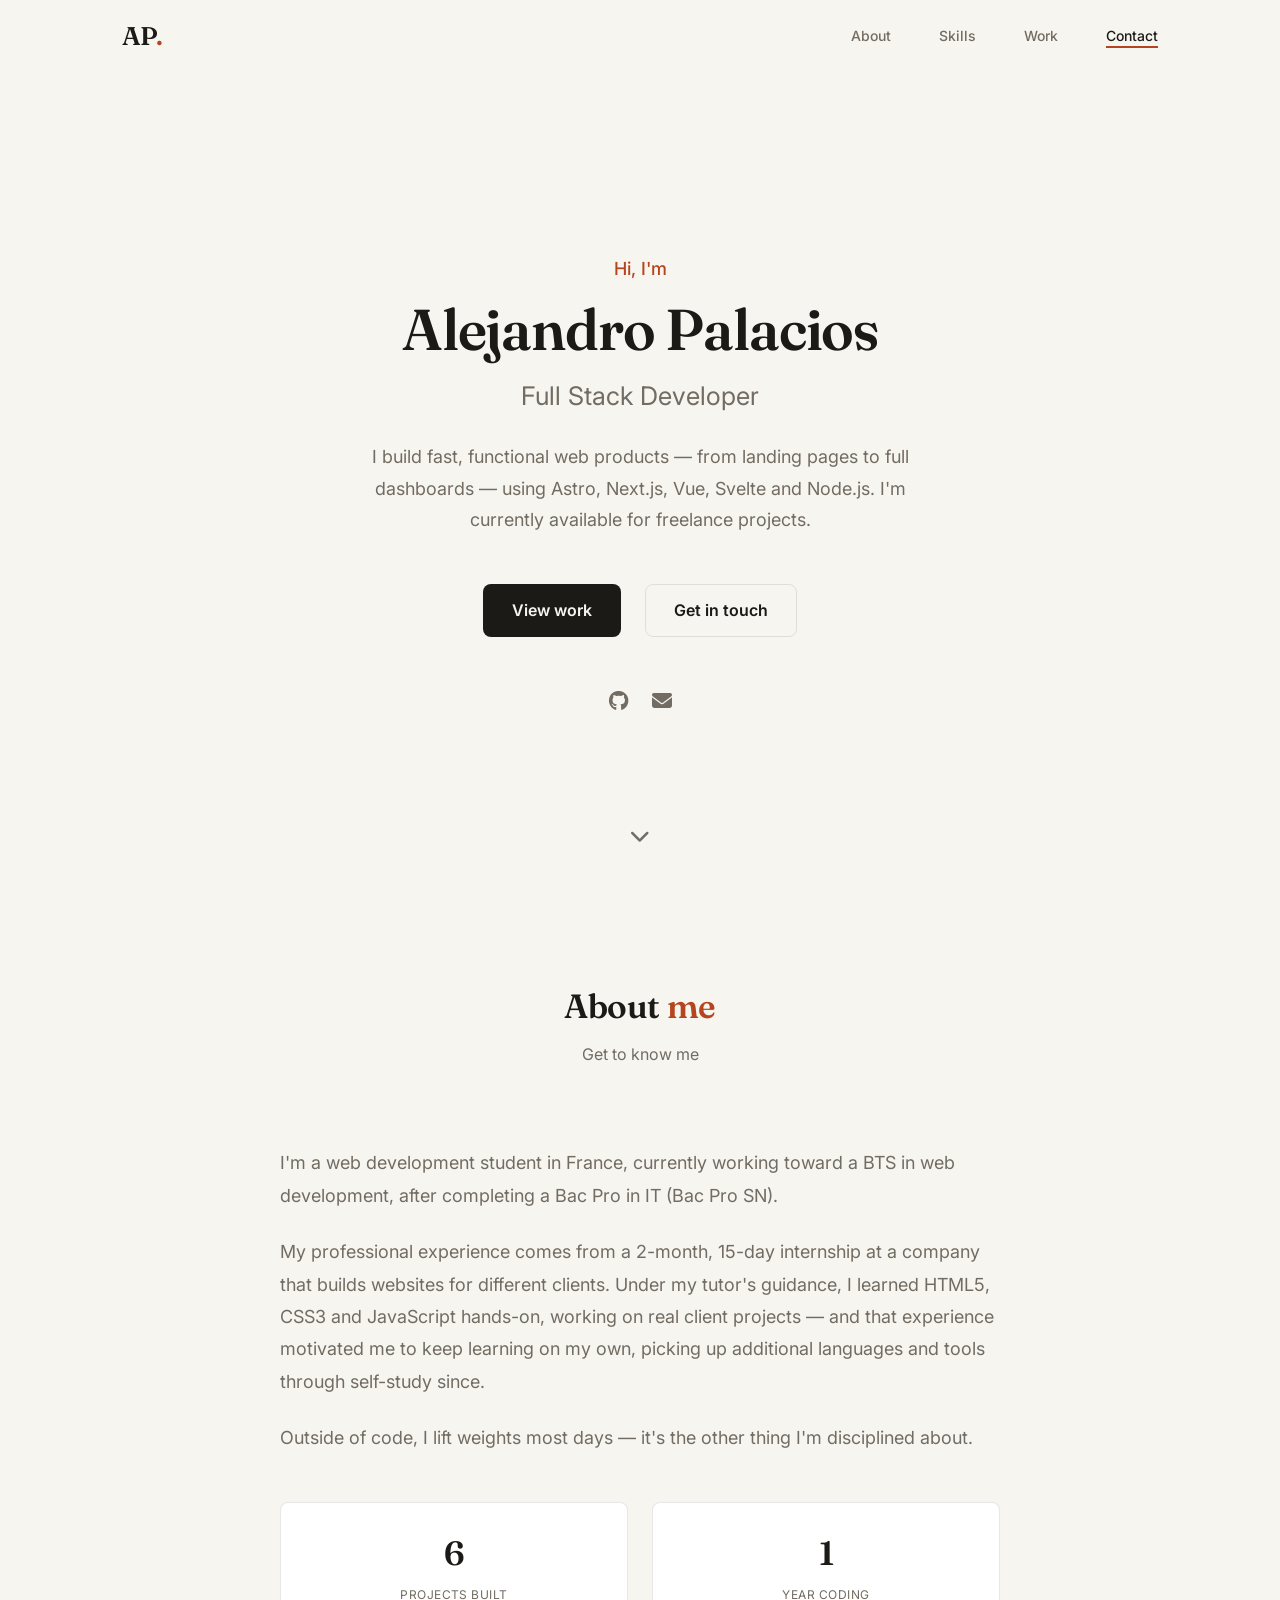
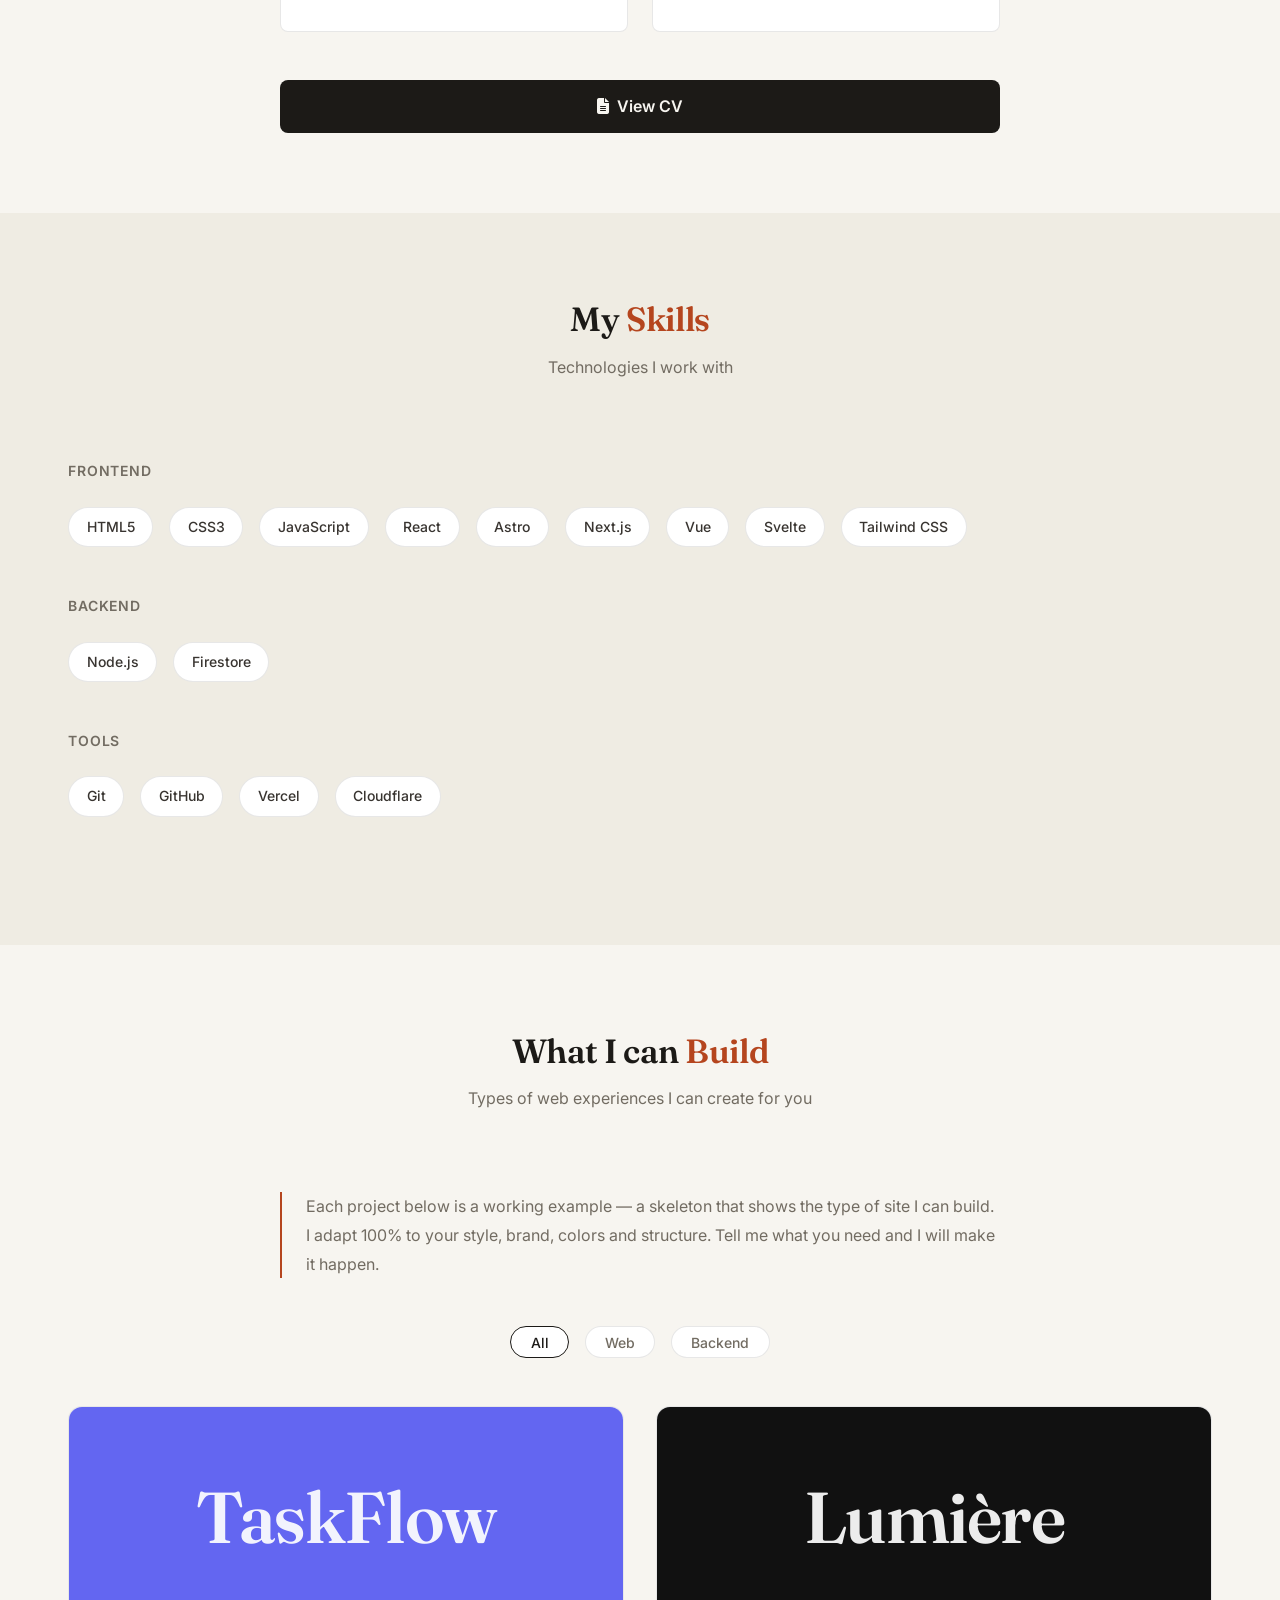
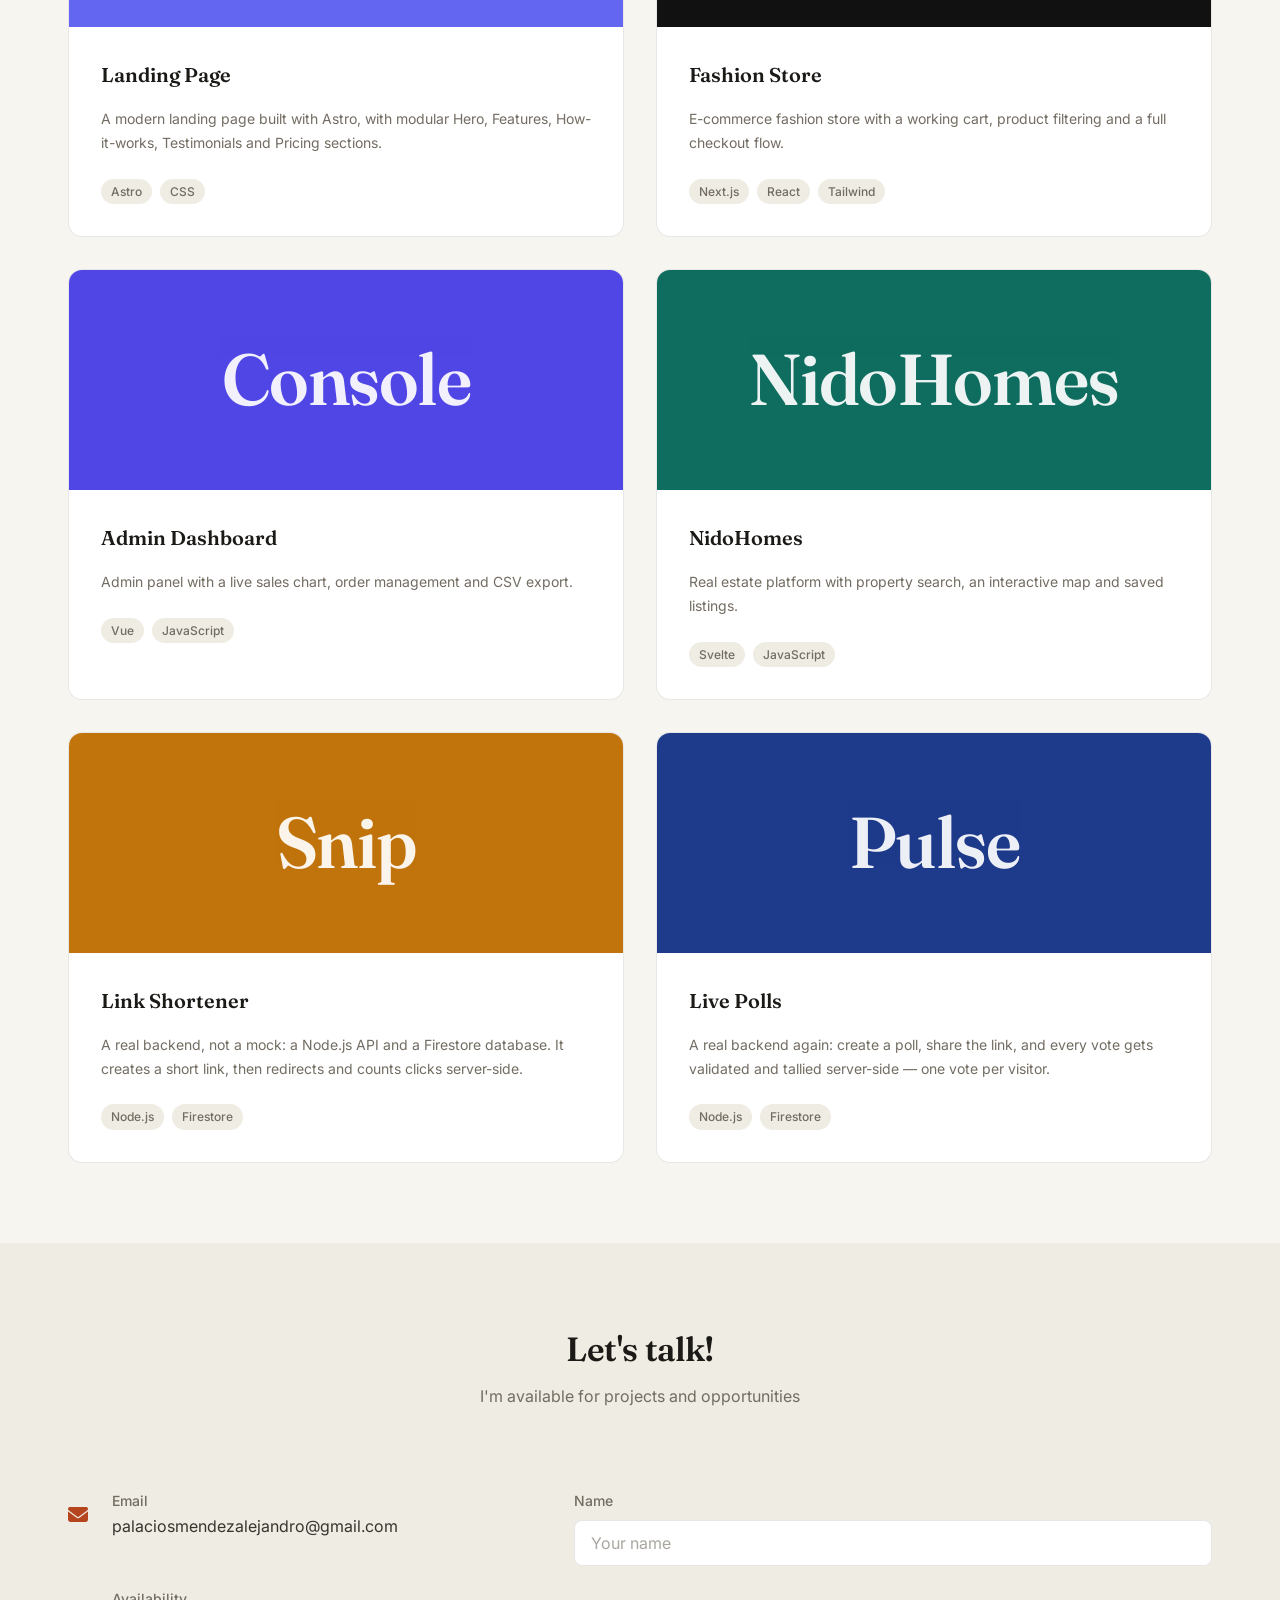
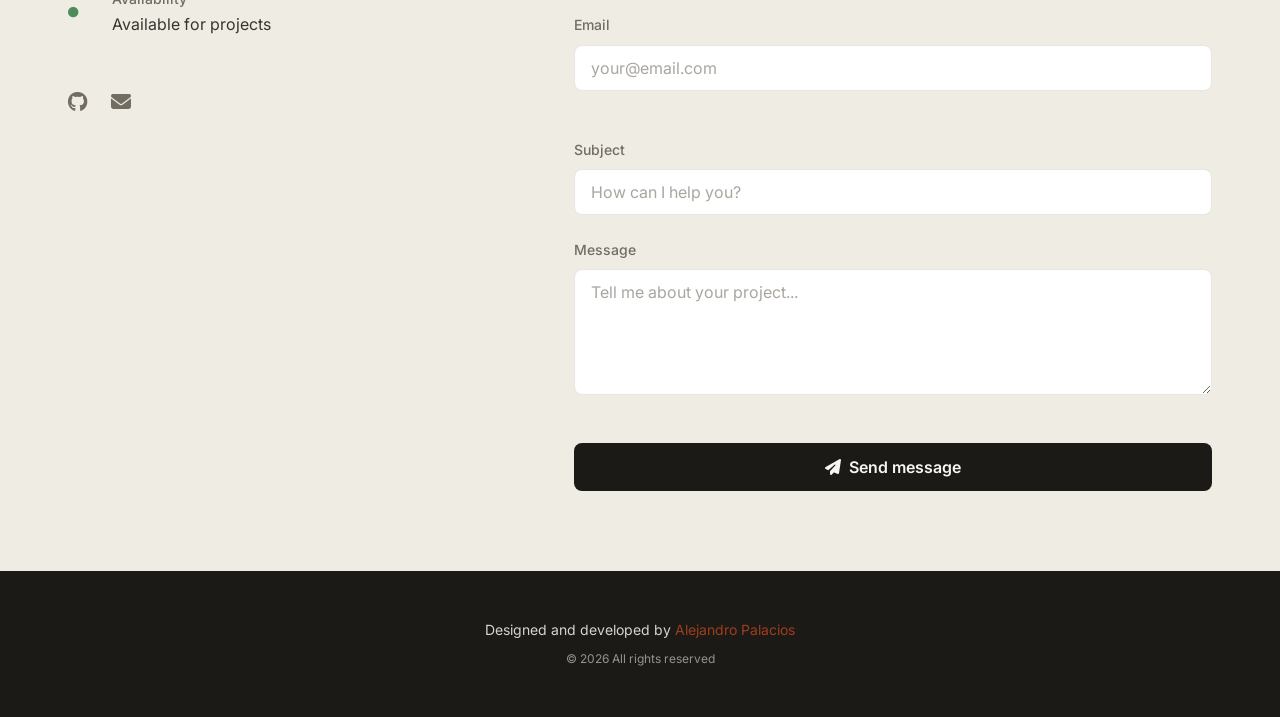
<file: index.html>
<!DOCTYPE html>
<html lang="en">
<head>
    <meta charset="UTF-8">
    <meta name="viewport" content="width=device-width, initial-scale=1.0">
    <meta name="description" content="Alejandro Palacios — full stack developer. Astro, Next.js, Vue, Svelte and Node.js, available for freelance projects.">
    <title>Alejandro Palacios | Full Stack Developer</title>

    <!-- Favicon: mismo wordmark "AP." de la barra de navegación -->
    <link rel="icon" type="image/svg+xml" href="favicon.svg">

    <!-- Open Graph / Twitter — tarjeta de vista previa al compartir el link. -->
    <meta property="og:type" content="website">
    <meta property="og:url" content="https://palaciosalejandro.com/">
    <meta property="og:title" content="Alejandro Palacios | Full Stack Developer">
    <meta property="og:description" content="Full stack developer working across Astro, Next.js, Vue, Svelte and Node.js. Available for freelance projects.">
    <meta property="og:image" content="https://palaciosalejandro.com/assets/images/og-image.png">
    <meta property="og:image:width" content="1200">
    <meta property="og:image:height" content="630">

    <meta name="twitter:card" content="summary_large_image">
    <meta name="twitter:title" content="Alejandro Palacios | Full Stack Developer">
    <meta name="twitter:description" content="Full stack developer working across Astro, Next.js, Vue, Svelte and Node.js. Available for freelance projects.">
    <meta name="twitter:image" content="https://palaciosalejandro.com/assets/images/og-image.png">

    <!-- Google Fonts: Fraunces (títulos, editorial) + Inter (texto) -->
    <link rel="preconnect" href="https://fonts.googleapis.com">
    <link rel="preconnect" href="https://fonts.gstatic.com" crossorigin>
    <link href="https://fonts.googleapis.com/css2?family=Fraunces:opsz,wght@9..144,500;9..144,600&family=Inter:wght@400;500;600;700&display=swap" rel="stylesheet">

    <!-- Font Awesome — solo para íconos utilitarios pequeños (redes, flechas) -->
    <link rel="stylesheet" href="https://cdnjs.cloudflare.com/ajax/libs/font-awesome/6.5.0/css/all.min.css">

    <!-- Hoja de estilos principal -->
    <link rel="stylesheet" href="css/style.css">
</head>
<body>

    <!-- ============================================================
         NAVEGACIÓN
         Fija en la parte superior. JS agrega .scrolled al bajar 50px.
    ============================================================ -->
    <nav class="navbar" id="navbar">
        <div class="nav-container">

            <!-- Logo: solo texto, sin marca/ícono -->
            <a href="#hero" class="nav-logo">AP<span class="accent">.</span></a>

            <ul class="nav-menu" id="navMenu">
                <li><a href="#about"    class="nav-link">About</a></li>
                <li><a href="#skills"   class="nav-link">Skills</a></li>
                <li><a href="#projects" class="nav-link">Work</a></li>
                <li><a href="#contact"  class="nav-link">Contact</a></li>
            </ul>

            <!-- Botón hamburguesa — visible solo en móvil -->
            <button class="hamburger" id="hamburger" aria-label="Open menu">
                <span class="bar"></span>
                <span class="bar"></span>
                <span class="bar"></span>
            </button>

        </div>
    </nav>


    <!-- ============================================================
         HERO — Primera pantalla
    ============================================================ -->
    <section id="hero" class="hero">
        <div class="hero-container">

            <p class="hero-greeting">Hi, I'm</p>

            <h1 class="hero-name">Alejandro Palacios</h1>

            <h2 class="hero-role">
                Full Stack Developer
            </h2>

            <p class="hero-description">
                I build fast, functional web products — from landing pages to full dashboards —
                using Astro, Next.js, Vue, Svelte and Node.js. I'm currently available for freelance projects.
            </p>

            <div class="hero-cta">
                <a href="#projects" class="btn btn-primary">View work</a>
                <a href="#contact"  class="btn btn-outline">Get in touch</a>
            </div>

            <div class="hero-socials">
                <a href="https://github.com/alejandrpalacios"                    class="social-link" aria-label="GitHub"   target="_blank" rel="noopener"><i class="fab fa-github"></i></a>
                <a href="mailto:palaciosmendezalejandro@gmail.com"               class="social-link" aria-label="Email"                                  ><i class="fas fa-envelope"></i></a>
            </div>

        </div>

        <a href="#about" class="scroll-indicator" aria-label="Next section">
            <i class="fas fa-chevron-down"></i>
        </a>
    </section>


    <!-- ============================================================
         SOBRE MÍ
    ============================================================ -->
    <section id="about" class="about section">
        <div class="container">

            <h2 class="section-title">
                About <span class="accent">me</span>
            </h2>
            <p class="section-subtitle">Get to know me</p>

            <div class="about-content about-no-photo reveal">

                <div class="about-text">
                    <p class="about-description">
                        I'm a web development student in France, currently working toward a BTS
                        in web development, after completing a Bac Pro in IT (Bac Pro SN).
                    </p>
                    <p class="about-description">
                        My professional experience comes from a 2-month, 15-day internship at a
                        company that builds websites for different clients. Under my tutor's
                        guidance, I learned HTML5, CSS3 and JavaScript hands-on, working on real
                        client projects — and that experience motivated me to keep learning on my own,
                        picking up additional languages and tools through self-study since.
                    </p>
                    <p class="about-description">
                        Outside of code, I lift weights most days — it's the other thing I'm
                        disciplined about.
                    </p>

                    <div class="about-stats">
                        <div class="stat-card">
                            <span class="stat-number">6</span>
                            <span class="stat-label">Projects built</span>
                        </div>
                        <div class="stat-card">
                            <span class="stat-number">1</span>
                            <span class="stat-label">Year coding</span>
                        </div>
                    </div>

                    <a href="cv-design-en.html" class="btn btn-primary btn-full">
                        <i class="fas fa-file-alt"></i>
                        <span>View CV</span>
                    </a>
                </div>

            </div>
        </div>
    </section>


    <!-- ============================================================
         SKILLS — Tecnologías y herramientas
         Lista tipográfica agrupada, sin grid de logos de colores.
    ============================================================ -->
    <section id="skills" class="skills section">
        <div class="container">

            <h2 class="section-title">
                My <span class="accent">Skills</span>
            </h2>
            <p class="section-subtitle">Technologies I work with</p>

            <div class="skills-group reveal">
                <h3 class="skills-group-title">Frontend</h3>
                <div class="skills-row">
                    <span class="skill-chip">HTML5</span>
                    <span class="skill-chip">CSS3</span>
                    <span class="skill-chip">JavaScript</span>
                    <span class="skill-chip">React</span>
                    <span class="skill-chip">Astro</span>
                    <span class="skill-chip">Next.js</span>
                    <span class="skill-chip">Vue</span>
                    <span class="skill-chip">Svelte</span>
                    <span class="skill-chip">Tailwind CSS</span>
                </div>
            </div>

            <div class="skills-group reveal">
                <h3 class="skills-group-title">Backend</h3>
                <div class="skills-row">
                    <span class="skill-chip">Node.js</span>
                    <span class="skill-chip">Firestore</span>
                </div>
            </div>

            <div class="skills-group reveal">
                <h3 class="skills-group-title">Tools</h3>
                <div class="skills-row">
                    <span class="skill-chip">Git</span>
                    <span class="skill-chip">GitHub</span>
                    <span class="skill-chip">Vercel</span>
                    <span class="skill-chip">Cloudflare</span>
                </div>
            </div>

        </div>
    </section>


    <!-- ============================================================
         PROYECTOS
         Vista previa tipográfica con el color real de cada marca,
         en vez de una captura de pantalla que se desactualiza.
    ============================================================ -->
    <section id="projects" class="projects section">
        <div class="container">

            <h2 class="section-title">
                What I can <span class="accent">Build</span>
            </h2>
            <p class="section-subtitle">Types of web experiences I can create for you</p>
            <p class="projects-intro">Each project below is a working example — a skeleton that shows the type of site I can build. I adapt 100% to your style, brand, colors and structure. Tell me what you need and I will make it happen.</p>

            <div class="project-filters">
                <button class="filter-btn active" data-filter="all">All</button>
                <button class="filter-btn"        data-filter="web">Web</button>
                <button class="filter-btn"        data-filter="backend">Backend</button>
            </div>

            <div class="projects-grid reveal" id="projectsGrid">

                <!-- PROYECTO 1 — Astro Landing Page -->
                <article class="project-card" data-category="web">
                    <div class="project-preview" style="--project-color:#6366f1;">
                        <span class="project-preview-mark">TaskFlow</span>
                        <div class="project-links">
                            <a href="/taskflow" class="project-link" target="_blank" rel="noopener" aria-label="View demo"><i class="fas fa-external-link-alt"></i></a>
                            <a href="https://github.com/alejandrpalacios/Personals-projects/tree/main/01-landing-astro" class="project-link" target="_blank" rel="noopener" aria-label="View code"><i class="fab fa-github"></i></a>
                        </div>
                    </div>
                    <div class="project-info">
                        <h3 class="project-title">Landing Page</h3>
                        <p class="project-description">
                            A modern landing page built with Astro, with modular Hero, Features, How-it-works, Testimonials and Pricing sections.
                        </p>
                        <ul class="project-tags">
                            <li class="tag">Astro</li>
                            <li class="tag">CSS</li>
                        </ul>
                    </div>
                </article>

                <!-- PROYECTO 2 — Next.js Fashion Store -->
                <article class="project-card" data-category="web">
                    <div class="project-preview" style="--project-color:#111111;">
                        <span class="project-preview-mark">Lumière</span>
                        <div class="project-links">
                            <a href="/lumiere" class="project-link" target="_blank" rel="noopener" aria-label="View demo"><i class="fas fa-external-link-alt"></i></a>
                            <a href="https://github.com/alejandrpalacios/Personals-projects/tree/main/02-tienda-nextjs" class="project-link" target="_blank" rel="noopener" aria-label="View code"><i class="fab fa-github"></i></a>
                        </div>
                    </div>
                    <div class="project-info">
                        <h3 class="project-title">Fashion Store</h3>
                        <p class="project-description">
                            E-commerce fashion store with a working cart, product filtering and a full checkout flow.
                        </p>
                        <ul class="project-tags">
                            <li class="tag">Next.js</li>
                            <li class="tag">React</li>
                            <li class="tag">Tailwind</li>
                        </ul>
                    </div>
                </article>

                <!-- PROYECTO 3 — Vue Admin Dashboard -->
                <article class="project-card" data-category="backend">
                    <div class="project-preview" style="--project-color:#5046e5;">
                        <span class="project-preview-mark">Console</span>
                        <div class="project-links">
                            <a href="/console" class="project-link" target="_blank" rel="noopener" aria-label="View demo"><i class="fas fa-external-link-alt"></i></a>
                            <a href="https://github.com/alejandrpalacios/Personals-projects/tree/main/03-dashboard-vue" class="project-link" target="_blank" rel="noopener" aria-label="View code"><i class="fab fa-github"></i></a>
                        </div>
                    </div>
                    <div class="project-info">
                        <h3 class="project-title">Admin Dashboard</h3>
                        <p class="project-description">
                            Admin panel with a live sales chart, order management and CSV export.
                        </p>
                        <ul class="project-tags">
                            <li class="tag">Vue</li>
                            <li class="tag">JavaScript</li>
                        </ul>
                    </div>
                </article>

                <!-- PROYECTO 4 — Svelte NidoHomes -->
                <article class="project-card" data-category="web">
                    <div class="project-preview" style="--project-color:#0f6d5f;">
                        <span class="project-preview-mark">NidoHomes</span>
                        <div class="project-links">
                            <a href="/nidohomes" class="project-link" target="_blank" rel="noopener" aria-label="View demo"><i class="fas fa-external-link-alt"></i></a>
                            <a href="https://github.com/alejandrpalacios/Personals-projects/tree/main/04-nidohomes-svelte" class="project-link" target="_blank" rel="noopener" aria-label="View code"><i class="fab fa-github"></i></a>
                        </div>
                    </div>
                    <div class="project-info">
                        <h3 class="project-title">NidoHomes</h3>
                        <p class="project-description">
                            Real estate platform with property search, an interactive map and saved listings.
                        </p>
                        <ul class="project-tags">
                            <li class="tag">Svelte</li>
                            <li class="tag">JavaScript</li>
                        </ul>
                    </div>
                </article>

                <!-- PROYECTO 5 — Snip (backend real) -->
                <article class="project-card" data-category="backend">
                    <div class="project-preview" style="--project-color:#c2740c;">
                        <span class="project-preview-mark">Snip</span>
                        <div class="project-links">
                            <a href="/snip" class="project-link" target="_blank" rel="noopener" aria-label="View demo"><i class="fas fa-external-link-alt"></i></a>
                            <a href="https://github.com/alejandrpalacios/Personals-projects/tree/main/05-snip-node" class="project-link" target="_blank" rel="noopener" aria-label="View code"><i class="fab fa-github"></i></a>
                        </div>
                    </div>
                    <div class="project-info">
                        <h3 class="project-title">Link Shortener</h3>
                        <p class="project-description">
                            A real backend, not a mock: a Node.js API and a Firestore database. It creates a short link, then redirects and counts clicks server-side.
                        </p>
                        <ul class="project-tags">
                            <li class="tag">Node.js</li>
                            <li class="tag">Firestore</li>
                        </ul>
                    </div>
                </article>

                <!-- PROYECTO 6 — Pulse (backend real) -->
                <article class="project-card" data-category="backend">
                    <div class="project-preview" style="--project-color:#1e3a8a;">
                        <span class="project-preview-mark">Pulse</span>
                        <div class="project-links">
                            <a href="/pulse" class="project-link" target="_blank" rel="noopener" aria-label="View demo"><i class="fas fa-external-link-alt"></i></a>
                            <a href="https://github.com/alejandrpalacios/Personals-projects/tree/main/06-polls-node" class="project-link" target="_blank" rel="noopener" aria-label="View code"><i class="fab fa-github"></i></a>
                        </div>
                    </div>
                    <div class="project-info">
                        <h3 class="project-title">Live Polls</h3>
                        <p class="project-description">
                            A real backend again: create a poll, share the link, and every vote gets validated and tallied server-side — one vote per visitor.
                        </p>
                        <ul class="project-tags">
                            <li class="tag">Node.js</li>
                            <li class="tag">Firestore</li>
                        </ul>
                    </div>
                </article>

            </div><!-- /projects-grid -->
        </div>
    </section>


    <!-- ============================================================
         CONTACTO
    ============================================================ -->
    <section id="contact" class="contact section">
        <div class="container">

            <h2 class="section-title">Let's talk!</h2>
            <p class="section-subtitle">I'm available for projects and opportunities</p>

            <div class="contact-content reveal">

                <div class="contact-info">

                    <div class="contact-item">
                        <i class="fas fa-envelope contact-icon"></i>
                        <div>
                            <h4>Email</h4>
                            <a href="mailto:palaciosmendezalejandro@gmail.com">palaciosmendezalejandro@gmail.com</a>
                        </div>
                    </div>

                    <div class="contact-item">
                        <i class="fas fa-circle contact-icon available"></i>
                        <div>
                            <h4>Availability</h4>
                            <p>Available for projects</p>
                        </div>
                    </div>

                    <div class="contact-socials">
                        <a href="https://github.com/alejandrpalacios"                class="social-link" aria-label="GitHub"   target="_blank" rel="noopener"><i class="fab fa-github"></i></a>
                        <a href="mailto:palaciosmendezalejandro@gmail.com"            class="social-link" aria-label="Email"                                  ><i class="fas fa-envelope"></i></a>
                    </div>

                </div>

                <form class="contact-form" id="contactForm" novalidate>
                    <input type="hidden" name="access_key" value="75e5d834-d21e-4063-95a3-f4061bec0f76">

                    <div class="form-group">
                        <label for="name">Name</label>
                        <input
                            type="text" id="name" name="name"
                            placeholder="Your name"
                            required autocomplete="name"
                        >
                        <span class="form-error" id="nameError"></span>
                    </div>

                    <div class="form-group">
                        <label for="email">Email</label>
                        <input
                            type="email" id="email" name="email"
                            placeholder="your@email.com"
                            required autocomplete="email"
                        >
                        <span class="form-error" id="emailError"></span>
                    </div>

                    <div class="form-group">
                        <label for="subject">Subject</label>
                        <input
                            type="text" id="subject" name="subject"
                            placeholder="How can I help you?"
                        >
                    </div>

                    <div class="form-group">
                        <label for="message">Message</label>
                        <textarea
                            id="message" name="message" rows="5"
                            placeholder="Tell me about your project..."
                            required
                        ></textarea>
                        <span class="form-error" id="messageError"></span>
                    </div>

                    <button type="submit" class="btn btn-primary btn-full">
                        <i class="fas fa-paper-plane"></i>
                        <span>Send message</span>
                    </button>

                    <div class="form-success" id="formSuccess" hidden>
                        <i class="fas fa-check-circle"></i>
                        <span>Message sent successfully!</span>
                    </div>
                    <div class="form-success form-send-error" id="formError" hidden>
                        <i class="fas fa-exclamation-circle"></i>
                        <span>Something went wrong. Please try again.</span>
                    </div>

                </form>

            </div>
        </div>
    </section>


    <!-- ============================================================
         FOOTER
    ============================================================ -->
    <footer class="footer">
        <div class="container">
            <p class="footer-text">
                Designed and developed by
                <span class="accent">Alejandro Palacios</span>
            </p>
            <p class="footer-year">
                © <span id="year"></span> All rights reserved
            </p>
        </div>
    </footer>


    <!-- ============================================================
         BOTÓN VOLVER ARRIBA
    ============================================================ -->
    <button class="back-to-top" id="backToTop" aria-label="Back to top">
        <i class="fas fa-arrow-up"></i>
    </button>

    <script src="js/main.js"></script>

</body>
</html>
</file>
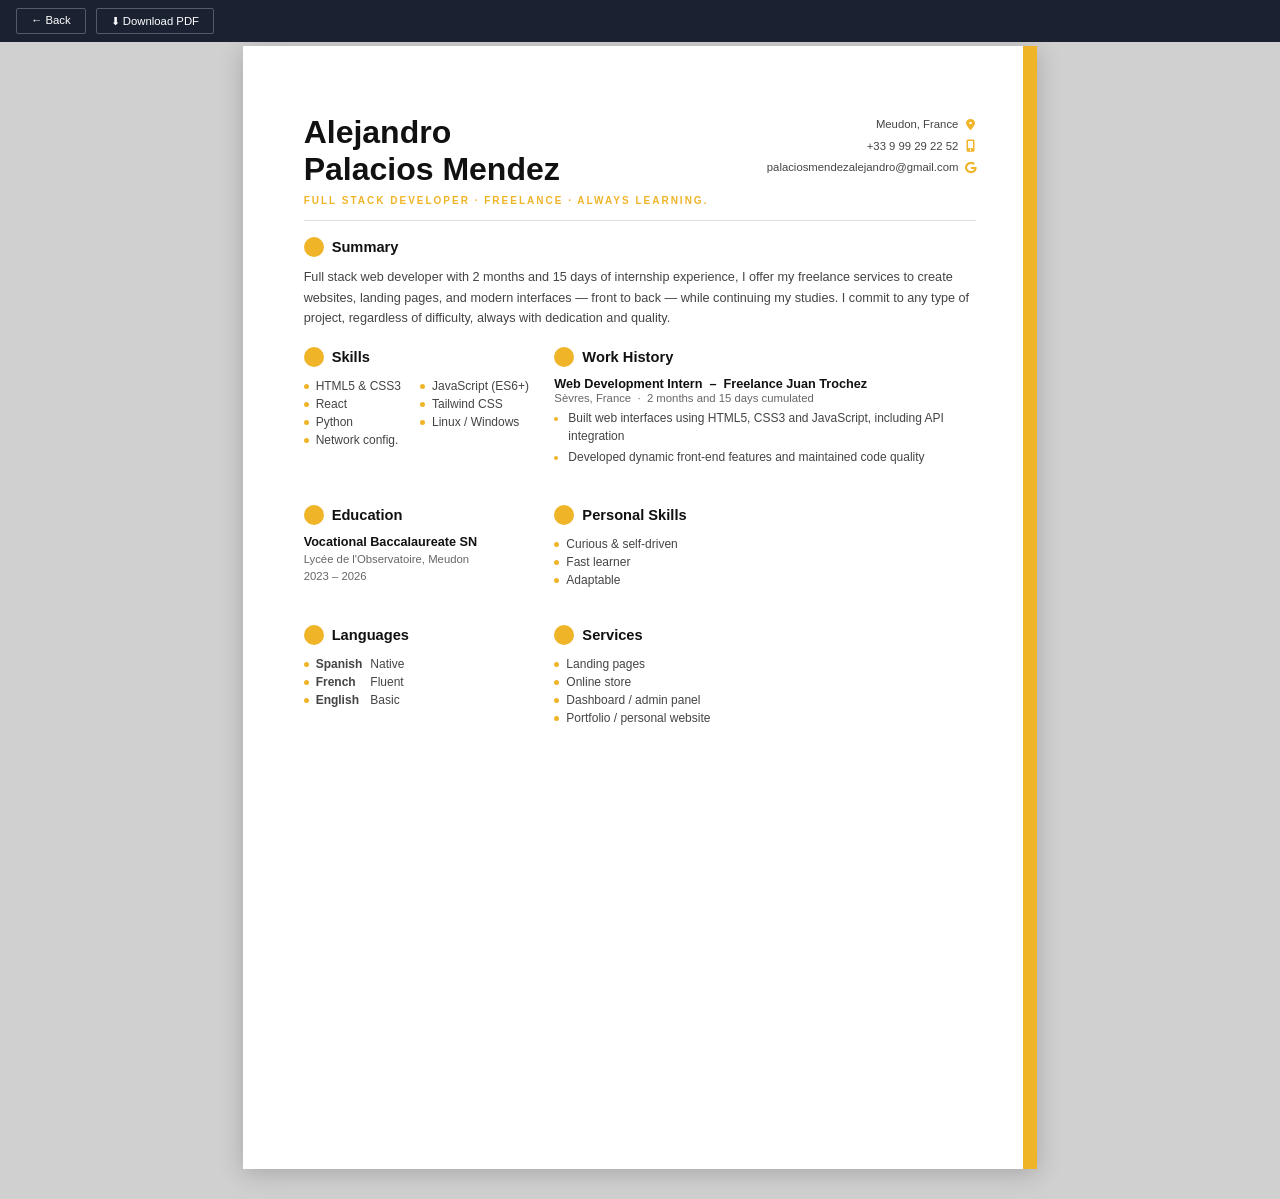
<file: cv-design-en.html>
<!DOCTYPE html>
<html lang="en">
<head>
    <meta charset="UTF-8">
    <meta name="viewport" content="width=device-width, initial-scale=1.0">
    <title>Alejandro Palacios Mendez – CV (EN)</title>
    <style>
        * { margin: 0; padding: 0; box-sizing: border-box; }
        body { font-family: Arial, sans-serif; font-size: 10pt; color: #222; background: #d0d0d0; display: flex; justify-content: center; padding: 30px 0; }
        .page { width: 210mm; min-height: 297mm; background: #fff; padding: 18mm 16mm 16mm 16mm; position: relative; box-shadow: 0 4px 24px rgba(0,0,0,0.2); }
        .yellow-bar { position: absolute; top: 0; right: 0; width: 14px; height: 100%; background: #F0B429; }
        header { display: flex; justify-content: space-between; align-items: flex-start; padding-bottom: 14px; border-bottom: 1px solid #ddd; margin-bottom: 16px; }
        .h-name { font-size: 24pt; font-weight: bold; color: #111; line-height: 1.15; }
        .h-tagline { font-size: 7.5pt; letter-spacing: 2px; color: #F0B429; font-weight: bold; text-transform: uppercase; margin-top: 7px; }
        .h-contact { text-align: right; font-size: 8.5pt; color: #444; line-height: 1.9; }
        .h-contact a { color: #444; text-decoration: none; }
        .contact-row { display: flex; align-items: center; justify-content: flex-end; gap: 6px; }
        .contact-row i { color: #F0B429; font-size: 9pt; width: 12px; text-align: center; }
        .s-title { display: flex; align-items: center; gap: 8px; margin-bottom: 10px; }
        .s-dot { width: 20px; height: 20px; background: #F0B429; border-radius: 50%; flex-shrink: 0; }
        .s-label { font-size: 11pt; font-weight: bold; color: #111; }
        .summary { margin-bottom: 18px; }
        .summary p { font-size: 9.5pt; color: #444; line-height: 1.65; }
        .columns { display: grid; grid-template-columns: 34% 1fr; gap: 18px 22px; align-items: start; }
        .left-section { margin-bottom: 18px; }
        .skill-item { display: flex; align-items: center; gap: 7px; font-size: 9pt; color: #444; padding: 2px 0; }
        .skill-item::before { content: ''; width: 5px; height: 5px; background: #F0B429; border-radius: 50%; flex-shrink: 0; }
        .edu-name { font-weight: bold; font-size: 9.5pt; color: #111; }
        .edu-sub { font-size: 8.5pt; color: #666; margin-top: 2px; line-height: 1.5; }
        .lang-item { display: flex; align-items: center; gap: 7px; font-size: 9pt; color: #444; padding: 2px 0; }
        .lang-item::before { content: ''; width: 5px; height: 5px; background: #F0B429; border-radius: 50%; flex-shrink: 0; }
        .right-section { margin-bottom: 18px; }
        .work-title { font-weight: bold; font-size: 9.5pt; color: #111; }
        .work-sub { font-size: 8.5pt; color: #666; margin-bottom: 5px; margin-top: 1px; }
        .work-entry ul { padding-left: 14px; }
        .work-entry ul li { font-size: 9pt; color: #444; margin-bottom: 3px; line-height: 1.5; }
        .work-entry ul li::marker { color: #F0B429; }
        .skill-grid { display: grid; grid-template-columns: 1fr 1fr; column-gap: 4px; }
        .lang-table { display: grid; grid-template-columns: auto 1fr; column-gap: 8px; align-items: center; }
        .lang-level { font-size: 9pt; color: #444; padding: 2px 0; }
        .cv-nav { position: fixed; top: 0; left: 0; right: 0; background: #1a2232; display: flex; gap: 10px; padding: 8px 16px; z-index: 9999; }
        .cv-nav a, .cv-nav button { color: #fff; background: transparent; border: 1px solid rgba(255,255,255,0.25); padding: 5px 14px; font-size: 8.5pt; cursor: pointer; text-decoration: none; font-family: Arial, sans-serif; border-radius: 2px; }
        .cv-nav a:hover, .cv-nav button:hover { background: rgba(255,255,255,0.12); }
        @media screen { body { padding-top: 46px; } }
        @media print {
            .cv-nav { display: none !important; }
            body { background: #fff; padding: 0; }
            .page { box-shadow: none; }
            * { -webkit-print-color-adjust: exact !important; print-color-adjust: exact !important; }
        }
    </style>
    <link rel="stylesheet" href="https://cdnjs.cloudflare.com/ajax/libs/font-awesome/6.5.1/css/all.min.css">
</head>
<body>

<div class="cv-nav">
    <a href="index.html">← Back</a>
    <button onclick="window.print()">⬇ Download PDF</button>
</div>

<div class="page">
    <div class="yellow-bar"></div>

    <header>
        <div>
            <div class="h-name">Alejandro<br>Palacios Mendez</div>
            <div class="h-tagline">Full stack developer · Freelance · Always learning.</div>
        </div>
        <div class="h-contact">
            <div class="contact-row"><span>Meudon, France</span><i class="fa-solid fa-location-dot"></i></div>
            <div class="contact-row"><span>+33 9 99 29 22 52</span><i class="fa-solid fa-mobile-screen-button"></i></div>
            <div class="contact-row"><a href="mailto:palaciosmendezalejandro@gmail.com">palaciosmendezalejandro@gmail.com</a><i class="fa-brands fa-google"></i></div>
        </div>
    </header>

    <div class="summary">
        <div class="s-title"><div class="s-dot"></div><span class="s-label">Summary</span></div>
        <p>Full stack web developer with 2 months and 15 days of internship experience, I offer my freelance services to create websites, landing pages, and modern interfaces — front to back — while continuing my studies. I commit to any type of project, regardless of difficulty, always with dedication and quality.</p>
    </div>

    <div class="columns">

        <div class="left-section">
            <div class="s-title"><div class="s-dot"></div><span class="s-label">Skills</span></div>
            <div class="skill-grid">
                <div class="skill-item">HTML5 &amp; CSS3</div>
                <div class="skill-item">JavaScript (ES6+)</div>
                <div class="skill-item">React</div>
                <div class="skill-item">Tailwind CSS</div>
                <div class="skill-item">Python</div>
                <div class="skill-item">Linux / Windows</div>
                <div class="skill-item">Network config.</div>
            </div>
        </div>

        <div class="right-section">
            <div class="s-title"><div class="s-dot"></div><span class="s-label">Work History</span></div>
            <div class="work-entry">
                <div class="work-title">Web Development Intern &nbsp;–&nbsp; Freelance Juan Trochez</div>
                <div class="work-sub">Sèvres, France &nbsp;·&nbsp; 2 months and 15 days cumulated</div>
                <ul>
                    <li>Built web interfaces using HTML5, CSS3 and JavaScript, including API integration</li>
                    <li>Developed dynamic front-end features and maintained code quality</li>
                </ul>
            </div>
        </div>

        <div class="left-section">
            <div class="s-title"><div class="s-dot"></div><span class="s-label">Education</span></div>
            <div class="edu-name">Vocational Baccalaureate SN</div>
            <div class="edu-sub">
                Lycée de l'Observatoire, Meudon<br>
                2023 – 2026
            </div>
        </div>

        <div class="right-section">
            <div class="s-title"><div class="s-dot"></div><span class="s-label">Personal Skills</span></div>
            <div class="skill-grid" style="grid-template-columns: 1fr;">
                <div class="skill-item">Curious &amp; self-driven</div>
                <div class="skill-item">Fast learner</div>
                <div class="skill-item">Adaptable</div>
            </div>
        </div>

        <div class="left-section">
            <div class="s-title"><div class="s-dot"></div><span class="s-label">Languages</span></div>
            <div class="lang-table">
                <div class="lang-item"><strong>Spanish</strong></div><div class="lang-level">Native</div>
                <div class="lang-item"><strong>French</strong></div><div class="lang-level">Fluent</div>
                <div class="lang-item"><strong>English</strong></div><div class="lang-level">Basic</div>
            </div>
        </div>

        <div class="right-section">
            <div class="s-title"><div class="s-dot"></div><span class="s-label">Services</span></div>
            <div class="skill-grid" style="grid-template-columns: 1fr;">
                <div class="skill-item">Landing pages</div>
                <div class="skill-item">Online store</div>
                <div class="skill-item">Dashboard / admin panel</div>
                <div class="skill-item">Portfolio / personal website</div>
            </div>
        </div>

    </div>
</div>
</body>
</html>
</file>
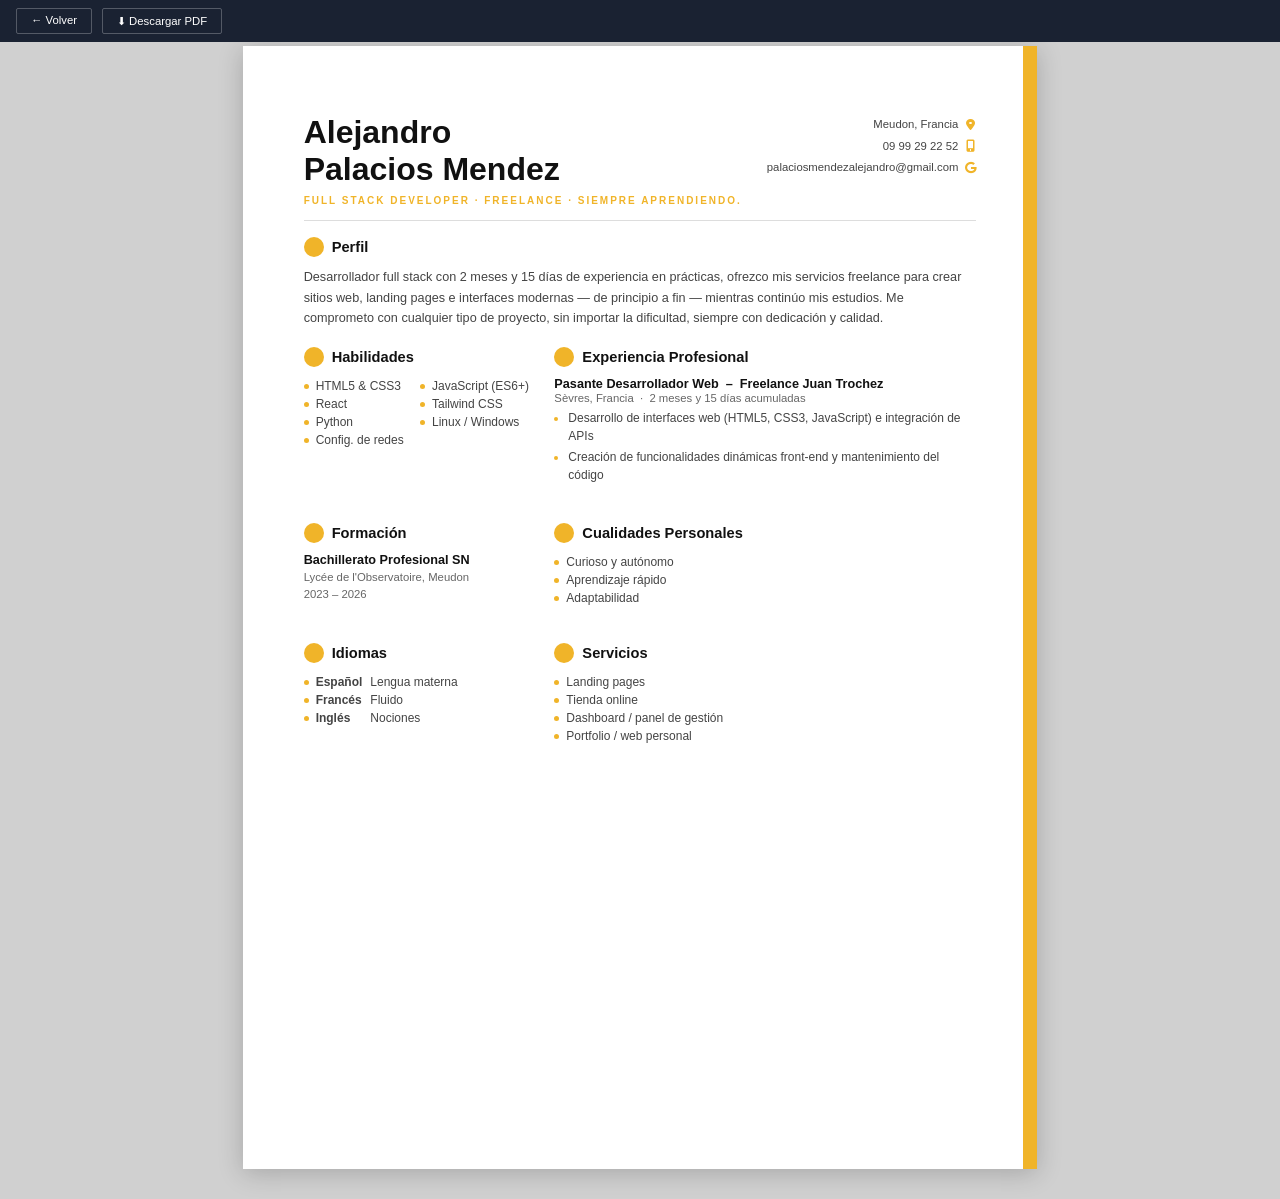
<file: cv-design-es.html>
<!DOCTYPE html>
<html lang="es">
<head>
    <meta charset="UTF-8">
    <meta name="viewport" content="width=device-width, initial-scale=1.0">
    <title>Alejandro Palacios Mendez – CV (ES)</title>
    <style>
        * { margin: 0; padding: 0; box-sizing: border-box; }
        body { font-family: Arial, sans-serif; font-size: 10pt; color: #222; background: #d0d0d0; display: flex; justify-content: center; padding: 30px 0; }
        .page { width: 210mm; min-height: 297mm; background: #fff; padding: 18mm 16mm 16mm 16mm; position: relative; box-shadow: 0 4px 24px rgba(0,0,0,0.2); }
        .yellow-bar { position: absolute; top: 0; right: 0; width: 14px; height: 100%; background: #F0B429; }
        header { display: flex; justify-content: space-between; align-items: flex-start; padding-bottom: 14px; border-bottom: 1px solid #ddd; margin-bottom: 16px; }
        .h-name { font-size: 24pt; font-weight: bold; color: #111; line-height: 1.15; }
        .h-tagline { font-size: 7.5pt; letter-spacing: 2px; color: #F0B429; font-weight: bold; text-transform: uppercase; margin-top: 7px; }
        .h-contact { text-align: right; font-size: 8.5pt; color: #444; line-height: 1.9; }
        .h-contact a { color: #444; text-decoration: none; }
        .contact-row { display: flex; align-items: center; justify-content: flex-end; gap: 6px; }
        .contact-row i { color: #F0B429; font-size: 9pt; width: 12px; text-align: center; }
        .s-title { display: flex; align-items: center; gap: 8px; margin-bottom: 10px; }
        .s-dot { width: 20px; height: 20px; background: #F0B429; border-radius: 50%; flex-shrink: 0; }
        .s-label { font-size: 11pt; font-weight: bold; color: #111; }
        .summary { margin-bottom: 18px; }
        .summary p { font-size: 9.5pt; color: #444; line-height: 1.65; }
        .columns { display: grid; grid-template-columns: 34% 1fr; gap: 18px 22px; align-items: start; }
        .left-section { margin-bottom: 18px; }
        .skill-item { display: flex; align-items: center; gap: 7px; font-size: 9pt; color: #444; padding: 2px 0; }
        .skill-item::before { content: ''; width: 5px; height: 5px; background: #F0B429; border-radius: 50%; flex-shrink: 0; }
        .edu-name { font-weight: bold; font-size: 9.5pt; color: #111; }
        .edu-sub { font-size: 8.5pt; color: #666; margin-top: 2px; line-height: 1.5; }
        .lang-item { display: flex; align-items: center; gap: 7px; font-size: 9pt; color: #444; padding: 2px 0; }
        .lang-item::before { content: ''; width: 5px; height: 5px; background: #F0B429; border-radius: 50%; flex-shrink: 0; }
        .right-section { margin-bottom: 18px; }
        .work-title { font-weight: bold; font-size: 9.5pt; color: #111; }
        .work-sub { font-size: 8.5pt; color: #666; margin-bottom: 5px; margin-top: 1px; }
        .work-entry ul { padding-left: 14px; }
        .work-entry ul li { font-size: 9pt; color: #444; margin-bottom: 3px; line-height: 1.5; }
        .work-entry ul li::marker { color: #F0B429; }
        .skill-grid { display: grid; grid-template-columns: 1fr 1fr; column-gap: 4px; }
        .lang-table { display: grid; grid-template-columns: auto 1fr; column-gap: 8px; align-items: center; }
        .lang-level { font-size: 9pt; color: #444; padding: 2px 0; }
        .cv-nav { position: fixed; top: 0; left: 0; right: 0; background: #1a2232; display: flex; gap: 10px; padding: 8px 16px; z-index: 9999; }
        .cv-nav a, .cv-nav button { color: #fff; background: transparent; border: 1px solid rgba(255,255,255,0.25); padding: 5px 14px; font-size: 8.5pt; cursor: pointer; text-decoration: none; font-family: Arial, sans-serif; border-radius: 2px; }
        .cv-nav a:hover, .cv-nav button:hover { background: rgba(255,255,255,0.12); }
        @media screen { body { padding-top: 46px; } }
        @media print {
            .cv-nav { display: none !important; }
            body { background: #fff; padding: 0; }
            .page { box-shadow: none; }
            * { -webkit-print-color-adjust: exact !important; print-color-adjust: exact !important; }
        }
    </style>
    <link rel="stylesheet" href="https://cdnjs.cloudflare.com/ajax/libs/font-awesome/6.5.1/css/all.min.css">
</head>
<body>

<div class="cv-nav">
    <a href="index.html">← Volver</a>
    <button onclick="window.print()">⬇ Descargar PDF</button>
</div>

<div class="page">
    <div class="yellow-bar"></div>

    <header>
        <div>
            <div class="h-name">Alejandro<br>Palacios Mendez</div>
            <div class="h-tagline">Full stack developer · Freelance · Siempre aprendiendo.</div>
        </div>
        <div class="h-contact">
            <div class="contact-row"><span>Meudon, Francia</span><i class="fa-solid fa-location-dot"></i></div>
            <div class="contact-row"><span>09 99 29 22 52</span><i class="fa-solid fa-mobile-screen-button"></i></div>
            <div class="contact-row"><a href="mailto:palaciosmendezalejandro@gmail.com">palaciosmendezalejandro@gmail.com</a><i class="fa-brands fa-google"></i></div>
        </div>
    </header>

    <div class="summary">
        <div class="s-title"><div class="s-dot"></div><span class="s-label">Perfil</span></div>
        <p>Desarrollador full stack con 2 meses y 15 días de experiencia en prácticas, ofrezco mis servicios freelance para crear sitios web, landing pages e interfaces modernas — de principio a fin — mientras continúo mis estudios. Me comprometo con cualquier tipo de proyecto, sin importar la dificultad, siempre con dedicación y calidad.</p>
    </div>

    <div class="columns">

        <div class="left-section">
            <div class="s-title"><div class="s-dot"></div><span class="s-label">Habilidades</span></div>
            <div class="skill-grid">
                <div class="skill-item">HTML5 &amp; CSS3</div>
                <div class="skill-item">JavaScript (ES6+)</div>
                <div class="skill-item">React</div>
                <div class="skill-item">Tailwind CSS</div>
                <div class="skill-item">Python</div>
                <div class="skill-item">Linux / Windows</div>
                <div class="skill-item">Config. de redes</div>
            </div>
        </div>

        <div class="right-section">
            <div class="s-title"><div class="s-dot"></div><span class="s-label">Experiencia Profesional</span></div>
            <div class="work-entry">
                <div class="work-title">Pasante Desarrollador Web &nbsp;–&nbsp; Freelance Juan Trochez</div>
                <div class="work-sub">Sèvres, Francia &nbsp;·&nbsp; 2 meses y 15 días acumuladas</div>
                <ul>
                    <li>Desarrollo de interfaces web (HTML5, CSS3, JavaScript) e integración de APIs</li>
                    <li>Creación de funcionalidades dinámicas front-end y mantenimiento del código</li>
                </ul>
            </div>
        </div>

        <div class="left-section">
            <div class="s-title"><div class="s-dot"></div><span class="s-label">Formación</span></div>
            <div class="edu-name">Bachillerato Profesional SN</div>
            <div class="edu-sub">
                Lycée de l'Observatoire, Meudon<br>
                2023 – 2026
            </div>
        </div>

        <div class="right-section">
            <div class="s-title"><div class="s-dot"></div><span class="s-label">Cualidades Personales</span></div>
            <div class="skill-grid" style="grid-template-columns: 1fr;">
                <div class="skill-item">Curioso y autónomo</div>
                <div class="skill-item">Aprendizaje rápido</div>
                <div class="skill-item">Adaptabilidad</div>
            </div>
        </div>

        <div class="left-section">
            <div class="s-title"><div class="s-dot"></div><span class="s-label">Idiomas</span></div>
            <div class="lang-table">
                <div class="lang-item"><strong>Español</strong></div><div class="lang-level">Lengua materna</div>
                <div class="lang-item"><strong>Francés</strong></div><div class="lang-level">Fluido</div>
                <div class="lang-item"><strong>Inglés</strong></div><div class="lang-level">Nociones</div>
            </div>
        </div>

        <div class="right-section">
            <div class="s-title"><div class="s-dot"></div><span class="s-label">Servicios</span></div>
            <div class="skill-grid" style="grid-template-columns: 1fr;">
                <div class="skill-item">Landing pages</div>
                <div class="skill-item">Tienda online</div>
                <div class="skill-item">Dashboard / panel de gestión</div>
                <div class="skill-item">Portfolio / web personal</div>
            </div>
        </div>

    </div>
</div>
</body>
</html>
</file>
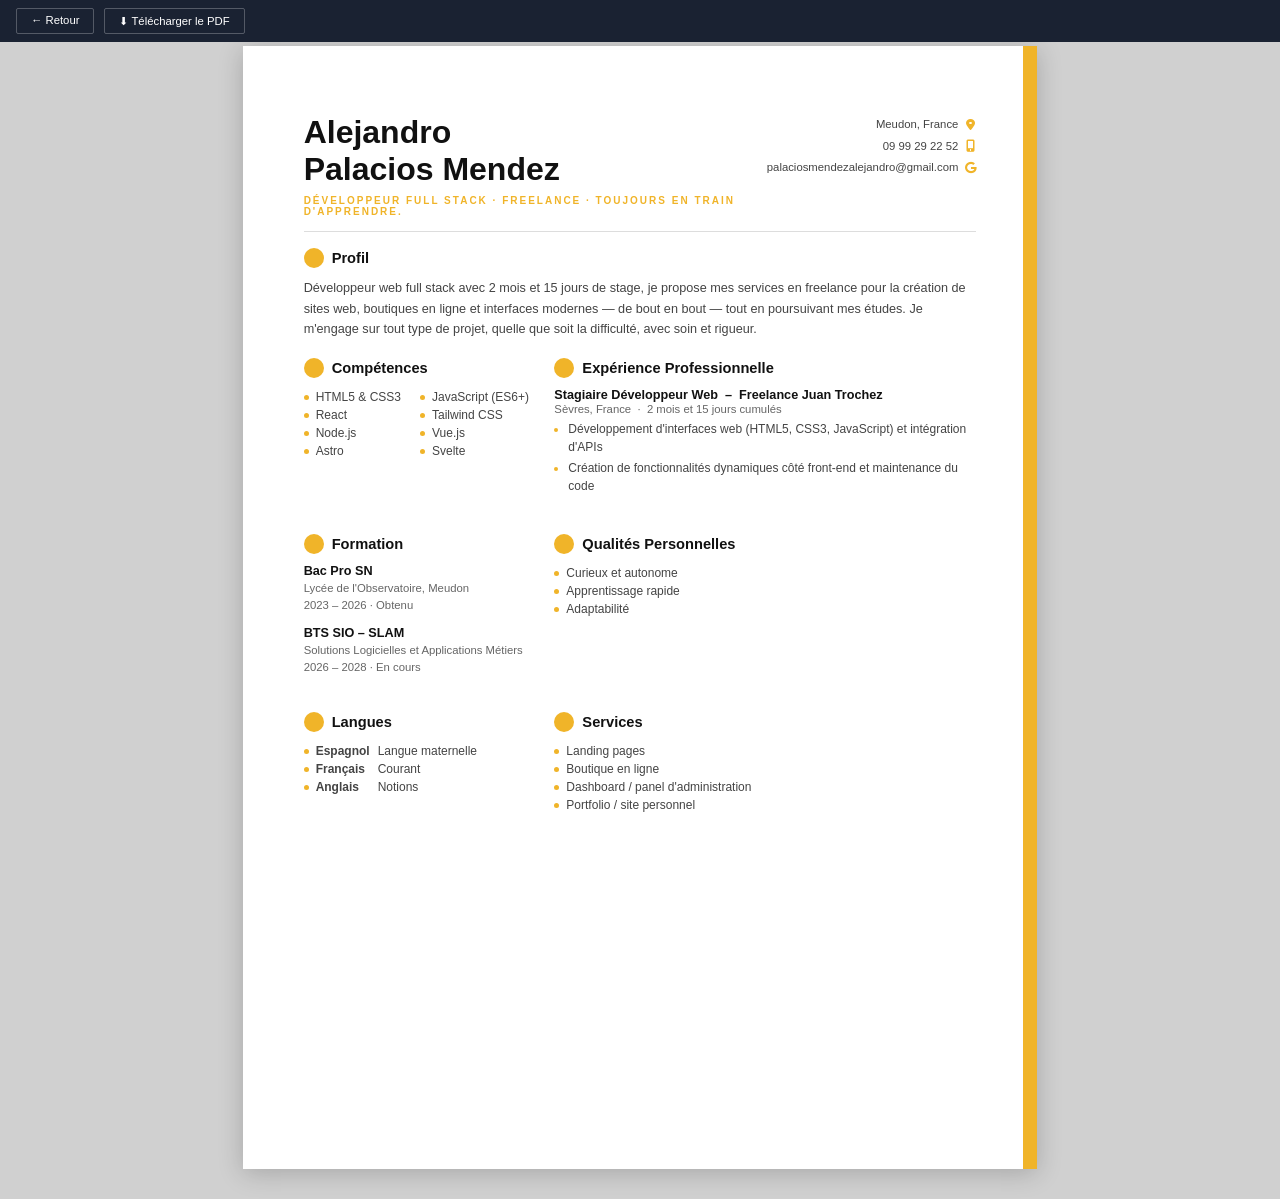
<file: cv-design-fr.html>
<!DOCTYPE html>
<html lang="fr">
<head>
    <meta charset="UTF-8">
    <meta name="viewport" content="width=device-width, initial-scale=1.0">
    <title>Alejandro Palacios Mendez – CV (FR)</title>
    <style>
        * { margin: 0; padding: 0; box-sizing: border-box; }
        body { font-family: Arial, sans-serif; font-size: 10pt; color: #222; background: #d0d0d0; display: flex; justify-content: center; padding: 30px 0; }
        .page { width: 210mm; min-height: 297mm; background: #fff; padding: 18mm 16mm 16mm 16mm; position: relative; box-shadow: 0 4px 24px rgba(0,0,0,0.2); }
        .yellow-bar { position: absolute; top: 0; right: 0; width: 14px; height: 100%; background: #F0B429; }
        header { display: flex; justify-content: space-between; align-items: flex-start; padding-bottom: 14px; border-bottom: 1px solid #ddd; margin-bottom: 16px; }
        .h-name { font-size: 24pt; font-weight: bold; color: #111; line-height: 1.15; }
        .h-tagline { font-size: 7.5pt; letter-spacing: 2px; color: #F0B429; font-weight: bold; text-transform: uppercase; margin-top: 7px; }
        .h-contact { text-align: right; font-size: 8.5pt; color: #444; line-height: 1.9; }
        .h-contact a { color: #444; text-decoration: none; }
        .contact-row { display: flex; align-items: center; justify-content: flex-end; gap: 6px; }
        .contact-row i { color: #F0B429; font-size: 9pt; width: 12px; text-align: center; }
        .s-title { display: flex; align-items: center; gap: 8px; margin-bottom: 10px; }
        .s-dot { width: 20px; height: 20px; background: #F0B429; border-radius: 50%; flex-shrink: 0; }
        .s-label { font-size: 11pt; font-weight: bold; color: #111; }
        .summary { margin-bottom: 18px; }
        .summary p { font-size: 9.5pt; color: #444; line-height: 1.65; }
        .columns { display: grid; grid-template-columns: 34% 1fr; gap: 18px 22px; align-items: start; }
        .left-section { margin-bottom: 18px; }
        .skill-item { display: flex; align-items: center; gap: 7px; font-size: 9pt; color: #444; padding: 2px 0; }
        .skill-item::before { content: ''; width: 5px; height: 5px; background: #F0B429; border-radius: 50%; flex-shrink: 0; }
        .edu-name { font-weight: bold; font-size: 9.5pt; color: #111; }
        .edu-sub { font-size: 8.5pt; color: #666; margin-top: 2px; line-height: 1.5; }
        .edu-entry { margin-bottom: 12px; }
        .edu-entry:last-child { margin-bottom: 0; }
        .lang-item { display: flex; align-items: center; gap: 7px; font-size: 9pt; color: #444; padding: 2px 0; }
        .lang-item::before { content: ''; width: 5px; height: 5px; background: #F0B429; border-radius: 50%; flex-shrink: 0; }
        .right-section { margin-bottom: 18px; }
        .work-title { font-weight: bold; font-size: 9.5pt; color: #111; }
        .work-sub { font-size: 8.5pt; color: #666; margin-bottom: 5px; margin-top: 1px; }
        .work-entry ul { padding-left: 14px; }
        .work-entry ul li { font-size: 9pt; color: #444; margin-bottom: 3px; line-height: 1.5; }
        .work-entry ul li::marker { color: #F0B429; }
        .skill-grid { display: grid; grid-template-columns: 1fr 1fr; column-gap: 4px; }
        .lang-table { display: grid; grid-template-columns: auto 1fr; column-gap: 8px; align-items: center; }
        .lang-level { font-size: 9pt; color: #444; padding: 2px 0; }
        .cv-nav { position: fixed; top: 0; left: 0; right: 0; background: #1a2232; display: flex; gap: 10px; padding: 8px 16px; z-index: 9999; }
        .cv-nav a, .cv-nav button { color: #fff; background: transparent; border: 1px solid rgba(255,255,255,0.25); padding: 5px 14px; font-size: 8.5pt; cursor: pointer; text-decoration: none; font-family: Arial, sans-serif; border-radius: 2px; }
        .cv-nav a:hover, .cv-nav button:hover { background: rgba(255,255,255,0.12); }
        @media screen { body { padding-top: 46px; } }
        @media print {
            .cv-nav { display: none !important; }
            body { background: #fff; padding: 0; }
            .page { box-shadow: none; }
            * { -webkit-print-color-adjust: exact !important; print-color-adjust: exact !important; }
        }
    </style>
    <link rel="stylesheet" href="https://cdnjs.cloudflare.com/ajax/libs/font-awesome/6.5.1/css/all.min.css">
</head>
<body>

<div class="cv-nav">
    <a href="index.html">← Retour</a>
    <button onclick="window.print()">⬇ Télécharger le PDF</button>
</div>

<div class="page">
    <div class="yellow-bar"></div>

    <header>
        <div>
            <div class="h-name">Alejandro<br>Palacios Mendez</div>
            <div class="h-tagline">Développeur Full Stack · Freelance · Toujours en train d'apprendre.</div>
        </div>
        <div class="h-contact">
            <div class="contact-row"><span>Meudon, France</span><i class="fa-solid fa-location-dot"></i></div>
            <div class="contact-row"><span>09 99 29 22 52</span><i class="fa-solid fa-mobile-screen-button"></i></div>
            <div class="contact-row"><a href="mailto:palaciosmendezalejandro@gmail.com">palaciosmendezalejandro@gmail.com</a><i class="fa-brands fa-google"></i></div>
        </div>
    </header>

    <div class="summary">
        <div class="s-title"><div class="s-dot"></div><span class="s-label">Profil</span></div>
        <p>Développeur web full stack avec 2 mois et 15 jours de stage, je propose mes services en freelance pour la création de sites web, boutiques en ligne et interfaces modernes — de bout en bout — tout en poursuivant mes études. Je m'engage sur tout type de projet, quelle que soit la difficulté, avec soin et rigueur.</p>
    </div>

    <div class="columns">

        <div class="left-section">
            <div class="s-title"><div class="s-dot"></div><span class="s-label">Compétences</span></div>
            <div class="skill-grid">
                <div class="skill-item">HTML5 &amp; CSS3</div>
                <div class="skill-item">JavaScript (ES6+)</div>
                <div class="skill-item">React</div>
                <div class="skill-item">Tailwind CSS</div>
                <div class="skill-item">Node.js</div>
                <div class="skill-item">Vue.js</div>
                <div class="skill-item">Astro</div>
                <div class="skill-item">Svelte</div>
            </div>
        </div>

        <div class="right-section">
            <div class="s-title"><div class="s-dot"></div><span class="s-label">Expérience Professionnelle</span></div>
            <div class="work-entry">
                <div class="work-title">Stagiaire Développeur Web &nbsp;–&nbsp; Freelance Juan Trochez</div>
                <div class="work-sub">Sèvres, France &nbsp;·&nbsp; 2 mois et 15 jours cumulés</div>
                <ul>
                    <li>Développement d'interfaces web (HTML5, CSS3, JavaScript) et intégration d'APIs</li>
                    <li>Création de fonctionnalités dynamiques côté front-end et maintenance du code</li>
                </ul>
            </div>
        </div>

        <div class="left-section">
            <div class="s-title"><div class="s-dot"></div><span class="s-label">Formation</span></div>
            <div class="edu-entry">
                <div class="edu-name">Bac Pro SN</div>
                <div class="edu-sub">
                    Lycée de l'Observatoire, Meudon<br>
                    2023 – 2026 · Obtenu
                </div>
            </div>
            <div class="edu-entry">
                <div class="edu-name">BTS SIO – SLAM</div>
                <div class="edu-sub">
                    Solutions Logicielles et Applications Métiers<br>
                    2026 – 2028 · En cours
                </div>
            </div>
        </div>

        <div class="right-section">
            <div class="s-title"><div class="s-dot"></div><span class="s-label">Qualités Personnelles</span></div>
            <div class="skill-grid" style="grid-template-columns: 1fr;">
                <div class="skill-item">Curieux et autonome</div>
                <div class="skill-item">Apprentissage rapide</div>
                <div class="skill-item">Adaptabilité</div>
            </div>
        </div>

        <div class="left-section">
            <div class="s-title"><div class="s-dot"></div><span class="s-label">Langues</span></div>
            <div class="lang-table">
                <div class="lang-item"><strong>Espagnol</strong></div><div class="lang-level">Langue maternelle</div>
                <div class="lang-item"><strong>Français</strong></div><div class="lang-level">Courant</div>
                <div class="lang-item"><strong>Anglais</strong></div><div class="lang-level">Notions</div>
            </div>
        </div>

        <div class="right-section">
            <div class="s-title"><div class="s-dot"></div><span class="s-label">Services</span></div>
            <div class="skill-grid" style="grid-template-columns: 1fr;">
                <div class="skill-item">Landing pages</div>
                <div class="skill-item">Boutique en ligne</div>
                <div class="skill-item">Dashboard / panel d'administration</div>
                <div class="skill-item">Portfolio / site personnel</div>
            </div>
        </div>

    </div>
</div>
</body>
</html>
</file>
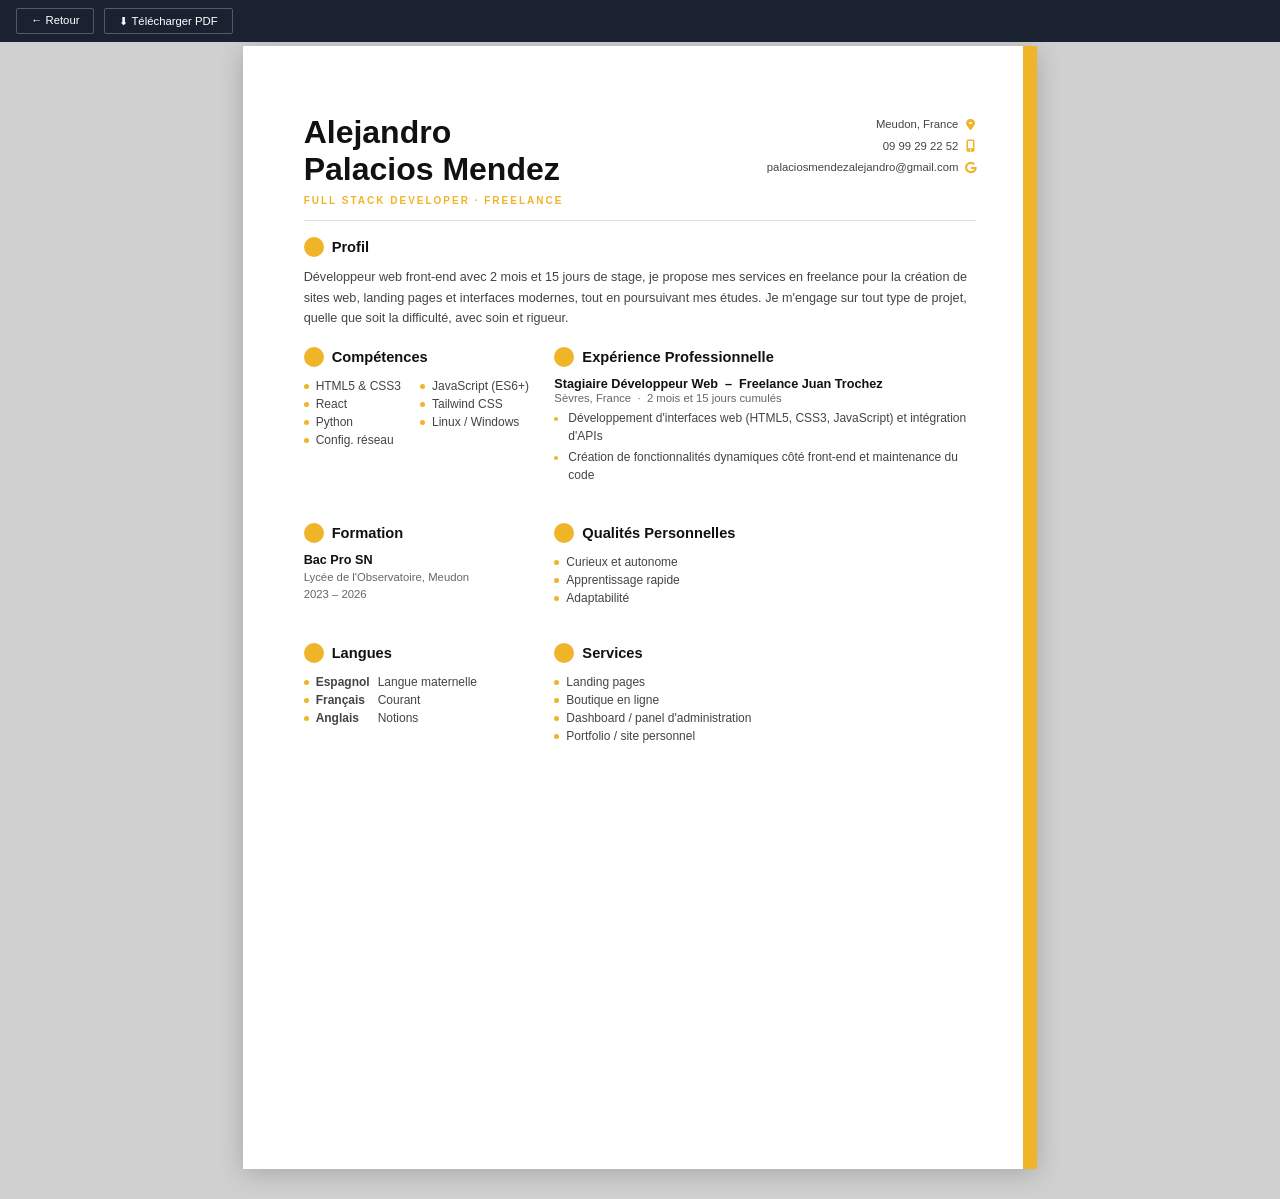
<file: cv-design.html>
<!DOCTYPE html>
<html lang="fr">
<head>
    <meta charset="UTF-8">
    <meta name="viewport" content="width=device-width, initial-scale=1.0">
    <title>Alejandro Palacios Mendez – CV</title>
    <style>
        * { margin: 0; padding: 0; box-sizing: border-box; }
        body { font-family: Arial, sans-serif; font-size: 10pt; color: #222; background: #d0d0d0; display: flex; justify-content: center; padding: 30px 0; }
        .page { width: 210mm; min-height: 297mm; background: #fff; padding: 18mm 16mm 16mm 16mm; position: relative; box-shadow: 0 4px 24px rgba(0,0,0,0.2); }
        .yellow-bar { position: absolute; top: 0; right: 0; width: 14px; height: 100%; background: #F0B429; }
        header { display: flex; justify-content: space-between; align-items: flex-start; padding-bottom: 14px; border-bottom: 1px solid #ddd; margin-bottom: 16px; }
        .h-name { font-size: 24pt; font-weight: bold; color: #111; line-height: 1.15; }
        .h-tagline { font-size: 7.5pt; letter-spacing: 2px; color: #F0B429; font-weight: bold; text-transform: uppercase; margin-top: 7px; }
        .h-contact { text-align: right; font-size: 8.5pt; color: #444; line-height: 1.9; }
        .h-contact a { color: #444; text-decoration: none; }
        .contact-row { display: flex; align-items: center; justify-content: flex-end; gap: 6px; }
        .contact-row i { color: #F0B429; font-size: 9pt; width: 12px; text-align: center; }
        .s-title { display: flex; align-items: center; gap: 8px; margin-bottom: 10px; }
        .s-dot { width: 20px; height: 20px; background: #F0B429; border-radius: 50%; flex-shrink: 0; }
        .s-label { font-size: 11pt; font-weight: bold; color: #111; }
        .summary { margin-bottom: 18px; }
        .summary p { font-size: 9.5pt; color: #444; line-height: 1.65; }
        .columns { display: grid; grid-template-columns: 34% 1fr; gap: 18px 22px; align-items: start; }
        .left-section { margin-bottom: 18px; }
        .skill-item { display: flex; align-items: center; gap: 7px; font-size: 9pt; color: #444; padding: 2px 0; }
        .skill-item::before { content: ''; width: 5px; height: 5px; background: #F0B429; border-radius: 50%; flex-shrink: 0; }
        .edu-name { font-weight: bold; font-size: 9.5pt; color: #111; }
        .edu-sub { font-size: 8.5pt; color: #666; margin-top: 2px; line-height: 1.5; }
        .lang-item { display: flex; align-items: center; gap: 7px; font-size: 9pt; color: #444; padding: 2px 0; }
        .lang-item::before { content: ''; width: 5px; height: 5px; background: #F0B429; border-radius: 50%; flex-shrink: 0; }
        .right-section { margin-bottom: 18px; }
        .work-title { font-weight: bold; font-size: 9.5pt; color: #111; }
        .work-sub { font-size: 8.5pt; color: #666; margin-bottom: 5px; margin-top: 1px; }
        .work-entry ul { padding-left: 14px; }
        .work-entry ul li { font-size: 9pt; color: #444; margin-bottom: 3px; line-height: 1.5; }
        .work-entry ul li::marker { color: #F0B429; }
        .skill-grid { display: grid; grid-template-columns: 1fr 1fr; column-gap: 4px; }
        .lang-table { display: grid; grid-template-columns: auto 1fr; column-gap: 8px; align-items: center; }
        .lang-level { font-size: 9pt; color: #444; padding: 2px 0; }
        .cv-nav { position: fixed; top: 0; left: 0; right: 0; background: #1a2232; display: flex; gap: 10px; padding: 8px 16px; z-index: 9999; }
        .cv-nav a, .cv-nav button { color: #fff; background: transparent; border: 1px solid rgba(255,255,255,0.25); padding: 5px 14px; font-size: 8.5pt; cursor: pointer; text-decoration: none; font-family: Arial, sans-serif; border-radius: 2px; }
        .cv-nav a:hover, .cv-nav button:hover { background: rgba(255,255,255,0.12); }
        @media screen { body { padding-top: 46px; } }
        @media print {
            .cv-nav { display: none !important; }
            body { background: #fff; padding: 0; }
            .page { box-shadow: none; }
            * { -webkit-print-color-adjust: exact !important; print-color-adjust: exact !important; }
        }
    </style>
    <link rel="stylesheet" href="https://cdnjs.cloudflare.com/ajax/libs/font-awesome/6.5.1/css/all.min.css">
</head>
<body>

<div class="cv-nav">
    <a href="index.html">← Retour</a>
    <button onclick="window.print()">⬇ Télécharger PDF</button>
</div>

<div class="page">
    <div class="yellow-bar"></div>

    <header>
        <div>
            <div class="h-name">Alejandro<br>Palacios Mendez</div>
            <div class="h-tagline">Full stack developer · Freelance</div>
        </div>
        <div class="h-contact">
            <div class="contact-row"><span>Meudon, France</span><i class="fa-solid fa-location-dot"></i></div>
            <div class="contact-row"><span>09 99 29 22 52</span><i class="fa-solid fa-mobile-screen-button"></i></div>
            <div class="contact-row"><a href="mailto:palaciosmendezalejandro@gmail.com">palaciosmendezalejandro@gmail.com</a><i class="fa-brands fa-google"></i></div>
        </div>
    </header>

    <!-- PROFIL -->
    <div class="summary">
        <div class="s-title"><div class="s-dot"></div><span class="s-label">Profil</span></div>
        <p>Développeur web front-end avec 2 mois et 15 jours de stage, je propose mes services en freelance pour la création de sites web, landing pages et interfaces modernes, tout en poursuivant mes études. Je m'engage sur tout type de projet, quelle que soit la difficulté, avec soin et rigueur.</p>
    </div>

    <div class="columns">

        <div class="left-section">
            <div class="s-title"><div class="s-dot"></div><span class="s-label">Compétences</span></div>
            <div class="skill-grid">
                <div class="skill-item">HTML5 &amp; CSS3</div>
                <div class="skill-item">JavaScript (ES6+)</div>
                <div class="skill-item">React</div>
                <div class="skill-item">Tailwind CSS</div>
                <div class="skill-item">Python</div>
                <div class="skill-item">Linux / Windows</div>
                <div class="skill-item">Config. réseau</div>
            </div>
        </div>

        <div class="right-section">
            <div class="s-title"><div class="s-dot"></div><span class="s-label">Expérience Professionnelle</span></div>
            <div class="work-entry">
                <div class="work-title">Stagiaire Développeur Web &nbsp;–&nbsp; Freelance Juan Trochez</div>
                <div class="work-sub">Sèvres, France &nbsp;·&nbsp; 2 mois et 15 jours cumulés</div>
                <ul>
                    <li>Développement d'interfaces web (HTML5, CSS3, JavaScript) et intégration d'APIs</li>
                    <li>Création de fonctionnalités dynamiques côté front-end et maintenance du code</li>
                </ul>
            </div>
        </div>

        <div class="left-section">
            <div class="s-title"><div class="s-dot"></div><span class="s-label">Formation</span></div>
            <div class="edu-name">Bac Pro SN</div>
            <div class="edu-sub">
                Lycée de l'Observatoire, Meudon<br>
                2023 – 2026
            </div>
        </div>

        <div class="right-section">
            <div class="s-title"><div class="s-dot"></div><span class="s-label">Qualités Personnelles</span></div>
            <div class="skill-grid" style="grid-template-columns: 1fr;">
                <div class="skill-item">Curieux et autonome</div>
                <div class="skill-item">Apprentissage rapide</div>
                <div class="skill-item">Adaptabilité</div>
            </div>
        </div>

        <div class="left-section">
            <div class="s-title"><div class="s-dot"></div><span class="s-label">Langues</span></div>
            <div class="lang-table">
                <div class="lang-item"><strong>Espagnol</strong></div><div class="lang-level">Langue maternelle</div>
                <div class="lang-item"><strong>Français</strong></div><div class="lang-level">Courant</div>
                <div class="lang-item"><strong>Anglais</strong></div><div class="lang-level">Notions</div>
            </div>
        </div>

        <div class="right-section">
            <div class="s-title"><div class="s-dot"></div><span class="s-label">Services</span></div>
            <div class="skill-grid" style="grid-template-columns: 1fr;">
                <div class="skill-item">Landing pages</div>
                <div class="skill-item">Boutique en ligne</div>
                <div class="skill-item">Dashboard / panel d'administration</div>
                <div class="skill-item">Portfolio / site personnel</div>
            </div>
        </div>

    </div>
</div>
</body>
</html>
</file>
<file: css/style.css>
/* ============================================================
   VARIABLES GLOBALES
   Paleta editorial cálida (papel + acento terracota) — deliberadamente
   distinta del cliché "navy + cian + monospace" de portafolio de dev.
   Modificar estas variables cambia el tema en todo el sitio.
============================================================ */
:root {
    /* ── Colores de fondo ── */
    --color-bg:           #f7f5f0;   /* Papel cálido */
    --color-bg-secondary: #efece3;   /* Fondo de secciones alternas */
    --color-bg-card:      #ffffff;   /* Fondo de cards y form inputs */
    --color-bg-dark:      #1c1a17;   /* Fondo oscuro (footer, overlay) */

    /* ── Color de acento (terracota, usado con moderación) ── */
    --color-accent:     #b5451e;
    --color-accent-dim: rgba(181, 69, 30, 0.08);

    /* ── Texto ── */
    --color-text:           #383430; /* Texto general */
    --color-text-secondary: #726c62; /* Texto secundario / labels */
    --color-text-heading:   #1c1a17; /* Títulos y encabezados */
    --color-text-on-dark:   #f7f5f0; /* Texto sobre fondo oscuro */

    /* ── Bordes y sombras ── */
    --color-border:  rgba(28, 26, 23, 0.1);
    --shadow-card:   0 4px 20px rgba(28, 26, 23, 0.08);
    --shadow-hover:  0 10px 28px rgba(28, 26, 23, 0.12);

    /* ── Tipografía: serif editorial para títulos, sans para el resto ── */
    --font-display: 'Fraunces', Georgia, serif;
    --font-main:    'Inter', system-ui, sans-serif;

    /* ── Escala de fuentes ── */
    --fs-xs:   0.75rem;   /*  12px */
    --fs-sm:   0.875rem;  /*  14px */
    --fs-base: 1rem;      /*  16px */
    --fs-lg:   1.125rem;  /*  18px */
    --fs-xl:   1.25rem;   /*  20px */
    --fs-2xl:  1.6rem;    /*  ~26px */
    --fs-3xl:  2.1rem;    /*  ~34px */
    --fs-4xl:  2.5rem;    /*  40px */
    --fs-5xl:  3.6rem;    /*  ~58px */

    /* ── Espaciado ── */
    --space-xs:  0.5rem;
    --space-sm:  1rem;
    --space-md:  1.5rem;
    --space-lg:  2rem;
    --space-xl:  3rem;
    --space-2xl: 5rem;

    /* ── Bordes redondeados — pequeños, sin pill excesivo ── */
    --radius-sm:   4px;
    --radius-md:   8px;
    --radius-lg:   14px;
    --radius-full: 9999px;

    /* ── Transiciones ── */
    --transition:      all 0.2s ease;
    --transition-slow: all 0.5s ease;

    /* ── Altura del navbar fijo ── */
    --navbar-height: 72px;
}


/* ============================================================
   RESET Y ESTILOS BASE
============================================================ */
*, *::before, *::after {
    box-sizing: border-box;
    margin: 0;
    padding: 0;
}

html {
    scroll-behavior: smooth;
    scroll-padding-top: var(--navbar-height);
}

body {
    font-family: var(--font-main);
    background-color: var(--color-bg);
    color: var(--color-text);
    line-height: 1.6;
    overflow-x: hidden;
}

ul { list-style: none; }
img { max-width: 100%; height: auto; display: block; }
a { text-decoration: none; color: inherit; }
button { font-family: var(--font-main); }


/* ============================================================
   UTILITARIOS REUTILIZABLES
============================================================ */
.container {
    max-width: 1240px;
    margin: 0 auto;
    padding: 0 var(--space-lg);
}

.accent { color: var(--color-accent); }

.section { padding: var(--space-2xl) 0; }

.section:nth-child(even) {
    background-color: var(--color-bg-secondary);
}

.section-title {
    font-family: var(--font-display);
    font-weight: 600;
    font-size: var(--fs-3xl);
    color: var(--color-text-heading);
    text-align: center;
    margin-bottom: var(--space-xs);
    letter-spacing: -0.01em;
}

.section-subtitle {
    font-size: var(--fs-base);
    color: var(--color-text-secondary);
    text-align: center;
    margin-bottom: var(--space-2xl);
}


/* ============================================================
   BOTONES
============================================================ */
.btn {
    display: inline-flex;
    align-items: center;
    gap: var(--space-xs);
    padding: 0.8rem 1.75rem;
    border-radius: var(--radius-md);
    font-size: var(--fs-base);
    font-weight: 600;
    cursor: pointer;
    transition: var(--transition);
    border: 1.5px solid transparent;
}

.btn-primary {
    background-color: var(--color-text-heading);
    color: var(--color-bg);
}
.btn-primary:hover {
    background-color: var(--color-accent);
    transform: translateY(-2px);
}

.btn-outline {
    background-color: transparent;
    border-color: var(--color-border);
    color: var(--color-text-heading);
}
.btn-outline:hover {
    border-color: var(--color-text-heading);
    transform: translateY(-2px);
}

.btn-full { width: 100%; justify-content: center; }


/* ============================================================
   NAVBAR
============================================================ */
.navbar {
    position: fixed;
    top: 0; left: 0; right: 0;
    height: var(--navbar-height);
    z-index: 1000;
    transition: var(--transition);
}

.navbar.scrolled {
    background-color: rgba(247, 245, 240, 0.92);
    backdrop-filter: blur(10px);
    border-bottom: 1px solid var(--color-border);
}

.nav-container {
    max-width: 1100px;
    margin: 0 auto;
    padding: 0 var(--space-lg);
    height: 100%;
    display: flex;
    align-items: center;
    justify-content: space-between;
}

/* Logo: solo texto, sin marca/ícono */
.nav-logo {
    font-family: var(--font-display);
    font-size: var(--fs-2xl);
    font-weight: 600;
    color: var(--color-text-heading);
    letter-spacing: -0.02em;
}

.nav-menu {
    display: flex;
    align-items: center;
    gap: var(--space-xl);
}

.nav-link {
    font-size: var(--fs-sm);
    font-weight: 500;
    color: var(--color-text-secondary);
    transition: var(--transition);
    position: relative;
}

.nav-link::after {
    content: '';
    position: absolute;
    bottom: -4px; left: 0;
    width: 0;
    height: 2px;
    background-color: var(--color-accent);
    transition: var(--transition);
}

.nav-link:hover,
.nav-link.active {
    color: var(--color-text-heading);
}
.nav-link:hover::after,
.nav-link.active::after {
    width: 100%;
}

/* ── Hamburguesa (solo en móvil) ── */
.hamburger {
    display: none;
    flex-direction: column;
    gap: 5px;
    background: none;
    border: none;
    cursor: pointer;
    padding: 4px;
}

.bar {
    display: block;
    width: 24px;
    height: 2px;
    background-color: var(--color-text-heading);
    transition: var(--transition);
}

.hamburger.open .bar:nth-child(1) { transform: rotate(45deg)  translate(5px, 5px); }
.hamburger.open .bar:nth-child(2) { opacity: 0; }
.hamburger.open .bar:nth-child(3) { transform: rotate(-45deg) translate(5px, -5px); }


/* ============================================================
   HERO
============================================================ */
.hero {
    min-height: 100vh;
    display: flex;
    flex-direction: column;
    align-items: center;
    justify-content: center;
    position: relative;
    padding: var(--navbar-height) var(--space-lg) 0;
    text-align: center;
}

.hero-container { max-width: 760px; }

.hero-greeting {
    font-size: var(--fs-lg);
    color: var(--color-accent);
    font-weight: 500;
    margin-bottom: var(--space-sm);
}

.hero-name {
    font-family: var(--font-display);
    font-size: var(--fs-5xl);
    font-weight: 600;
    color: var(--color-text-heading);
    line-height: 1.05;
    margin-bottom: var(--space-sm);
    letter-spacing: -0.02em;
}

.hero-role {
    font-size: var(--fs-2xl);
    color: var(--color-text-secondary);
    font-weight: 400;
    margin-bottom: var(--space-md);
}

.hero-role-dynamic {
    color: var(--color-text-heading);
    font-weight: 600;
}

.hero-description {
    font-size: var(--fs-lg);
    color: var(--color-text-secondary);
    max-width: 560px;
    margin: 0 auto var(--space-xl);
    line-height: 1.75;
}

.hero-cta {
    display: flex;
    gap: var(--space-md);
    justify-content: center;
    flex-wrap: wrap;
    margin-bottom: var(--space-xl);
}

.hero-socials {
    display: flex;
    gap: var(--space-md);
    justify-content: center;
}

.social-link {
    font-size: var(--fs-xl);
    color: var(--color-text-secondary);
    transition: var(--transition);
}
.social-link:hover {
    color: var(--color-accent);
    transform: translateY(-3px);
}

.scroll-indicator {
    position: absolute;
    bottom: var(--space-xl);
    left: 50%;
    transform: translateX(-50%);
    color: var(--color-text-secondary);
    font-size: var(--fs-xl);
    animation: bounce 2s infinite;
}
@keyframes bounce {
    0%, 100% { transform: translateX(-50%) translateY(0); }
    50%       { transform: translateX(-50%) translateY(8px); }
}


/* ============================================================
   SOBRE MÍ
============================================================ */
.about-content {
    display: grid;
    grid-template-columns: 1fr 1.5fr;
    gap: var(--space-2xl);
    align-items: center;
}

.about-content.about-no-photo {
    grid-template-columns: 1fr;
    max-width: 720px;
    margin: 0 auto;
}

.about-description {
    color: var(--color-text-secondary);
    font-size: var(--fs-lg);
    line-height: 1.8;
    margin-bottom: var(--space-md);
}

.about-stats {
    display: flex;
    gap: var(--space-md);
    margin: var(--space-xl) 0;
    flex-wrap: wrap;
}

.stat-card {
    background-color: var(--color-bg-card);
    border: 1px solid var(--color-border);
    border-radius: var(--radius-md);
    padding: var(--space-md) var(--space-lg);
    text-align: center;
    flex: 1;
    min-width: 100px;
}

.stat-number {
    display: block;
    font-family: var(--font-display);
    font-size: var(--fs-3xl);
    font-weight: 600;
    color: var(--color-text-heading);
}
.stat-number.stat-text { font-size: var(--fs-lg); }

.stat-label {
    font-size: var(--fs-xs);
    color: var(--color-text-secondary);
    text-transform: uppercase;
    letter-spacing: 0.04em;
}


/* ============================================================
   SKILLS — lista tipográfica agrupada, sin logos de colores
============================================================ */
.skills-group { margin-bottom: var(--space-xl); }

.skills-group-title {
    font-size: var(--fs-sm);
    font-weight: 600;
    text-transform: uppercase;
    letter-spacing: 0.06em;
    color: var(--color-text-secondary);
    margin-bottom: var(--space-md);
}

.skills-row {
    display: flex;
    flex-wrap: wrap;
    gap: var(--space-sm);
}

.skill-chip {
    background-color: var(--color-bg-card);
    border: 1px solid var(--color-border);
    border-radius: var(--radius-full);
    padding: 0.5rem 1.1rem;
    font-size: var(--fs-sm);
    font-weight: 500;
    color: var(--color-text);
    transition: var(--transition);
}
.skill-chip:hover {
    border-color: var(--color-accent);
    color: var(--color-accent);
}


/* ============================================================
   PROYECTOS
============================================================ */
.projects-intro {
    text-align: left;
    color: var(--color-text-secondary);
    font-size: var(--fs-base);
    max-width: 720px;
    margin: 0 auto var(--space-xl);
    line-height: 1.8;
    border-left: 2px solid var(--color-accent);
    padding-left: var(--space-md);
}

.project-filters {
    display: flex;
    gap: var(--space-sm);
    justify-content: center;
    flex-wrap: wrap;
    margin-bottom: var(--space-xl);
}

.filter-btn {
    padding: 0.4rem 1.2rem;
    border: 1px solid var(--color-border);
    border-radius: var(--radius-full);
    background: var(--color-bg-card);
    color: var(--color-text-secondary);
    font-size: var(--fs-sm);
    font-weight: 500;
    cursor: pointer;
    transition: var(--transition);
}
.filter-btn:hover,
.filter-btn.active {
    border-color: var(--color-text-heading);
    color: var(--color-text-heading);
    background-color: var(--color-bg-card);
}

.projects-grid {
    display: grid;
    grid-template-columns: repeat(2, 1fr);
    gap: var(--space-lg);
}

.project-card {
    background-color: var(--color-bg-card);
    border: 1px solid var(--color-border);
    border-radius: var(--radius-lg);
    overflow: hidden;
    transition: var(--transition);
}
.project-card:hover {
    transform: translateY(-5px);
    box-shadow: var(--shadow-hover);
}

/* Panel de vista previa: tipografía + color de marca del proyecto,
   en vez de una captura de pantalla que se desactualiza. */
.project-preview {
    position: relative;
    overflow: hidden;
    height: 220px;
    display: flex;
    align-items: center;
    justify-content: center;
    color: var(--project-fg, #fff);
    background-color: var(--project-color, #1c1a17);
}

.project-preview-mark {
    font-family: var(--font-display);
    font-size: 4.5rem;
    font-weight: 600;
    letter-spacing: -0.02em;
    opacity: 0.92;
}

.project-links {
    position: absolute;
    inset: 0;
    background: rgba(0, 0, 0, 0.45);
    display: flex;
    align-items: center;
    justify-content: center;
    gap: var(--space-lg);
    opacity: 0;
    transition: var(--transition);
}
.project-card:hover .project-links { opacity: 1; }

.project-link {
    width: 44px; height: 44px;
    border: 1.5px solid rgba(255, 255, 255, 0.8);
    border-radius: var(--radius-full);
    display: flex;
    align-items: center;
    justify-content: center;
    color: #fff;
    font-size: var(--fs-lg);
    transition: var(--transition);
}
.project-link:hover {
    background-color: #fff;
    color: var(--color-text-heading);
}

.project-info { padding: var(--space-lg); }

.project-title {
    font-family: var(--font-display);
    font-size: var(--fs-xl);
    font-weight: 600;
    color: var(--color-text-heading);
    margin-bottom: var(--space-sm);
}

.project-description {
    font-size: var(--fs-sm);
    color: var(--color-text-secondary);
    line-height: 1.7;
    margin-bottom: var(--space-md);
}

.project-tags {
    display: flex;
    gap: var(--space-xs);
    flex-wrap: wrap;
}

.tag {
    font-size: var(--fs-xs);
    font-weight: 500;
    color: var(--color-text-secondary);
    background-color: var(--color-bg-secondary);
    padding: 3px 10px;
    border-radius: var(--radius-full);
}


/* ============================================================
   CONTACTO
============================================================ */
.contact-content {
    display: grid;
    grid-template-columns: 1fr 1.5fr;
    gap: var(--space-2xl);
    align-items: start;
}

.contact-item {
    display: flex;
    align-items: center;
    gap: var(--space-md);
    margin-bottom: var(--space-xl);
}

.contact-icon {
    font-size: var(--fs-xl);
    color: var(--color-accent);
    width: 20px;
    flex-shrink: 0;
}

.contact-icon.available {
    color: #4d8c5a;
    font-size: 0.65rem;
}

.contact-item h4 {
    font-size: var(--fs-sm);
    color: var(--color-text-secondary);
    font-weight: 500;
    margin-bottom: 2px;
}

.contact-item a { transition: var(--transition); }
.contact-item a:hover { color: var(--color-accent); }

.contact-socials {
    display: flex;
    gap: var(--space-md);
    margin-top: var(--space-xl);
}

/* ── Formulario ── */
.contact-form {
    display: flex;
    flex-direction: column;
    gap: var(--space-md);
}

.form-group {
    display: flex;
    flex-direction: column;
    gap: var(--space-xs);
}

.form-group label {
    font-size: var(--fs-sm);
    color: var(--color-text-secondary);
    font-weight: 500;
}

.form-group input,
.form-group textarea {
    background-color: var(--color-bg-card);
    border: 1px solid var(--color-border);
    border-radius: var(--radius-md);
    padding: 0.75rem 1rem;
    color: var(--color-text);
    font-family: var(--font-main);
    font-size: var(--fs-base);
    transition: var(--transition);
    resize: vertical;
}

.form-group input:focus,
.form-group textarea:focus {
    outline: none;
    border-color: var(--color-accent);
    box-shadow: 0 0 0 3px var(--color-accent-dim);
}

.form-group input::placeholder,
.form-group textarea::placeholder {
    color: var(--color-text-secondary);
    opacity: 0.6;
}

.form-error {
    font-size: var(--fs-xs);
    color: #b3392f;
    min-height: 16px;
}

.form-success {
    text-align: center;
    color: #2f6b3f;
    font-size: var(--fs-base);
    padding: var(--space-sm);
    border: 1px solid #2f6b3f;
    border-radius: var(--radius-md);
    background-color: rgba(47, 107, 63, 0.08);
}
.form-send-error {
    color: #b3392f;
    border-color: #b3392f;
    background-color: rgba(179, 57, 47, 0.08);
}


/* ============================================================
   FOOTER
============================================================ */
.footer {
    background-color: var(--color-bg-dark);
    padding: var(--space-xl) 0;
    text-align: center;
}

.footer-text {
    color: var(--color-text-on-dark);
    font-size: var(--fs-sm);
    margin-bottom: var(--space-xs);
    opacity: 0.85;
}

.footer-year {
    color: var(--color-text-on-dark);
    font-size: var(--fs-xs);
    opacity: 0.55;
}


/* ============================================================
   BOTÓN VOLVER ARRIBA
============================================================ */
.back-to-top {
    position: fixed;
    bottom: var(--space-xl);
    right: var(--space-xl);
    width: 44px; height: 44px;
    background-color: var(--color-text-heading);
    color: var(--color-bg);
    border: none;
    border-radius: var(--radius-full);
    font-size: var(--fs-base);
    cursor: pointer;
    display: flex;
    align-items: center;
    justify-content: center;
    transition: var(--transition);
    opacity: 0;
    pointer-events: none;
    transform: translateY(10px);
}
.back-to-top.visible {
    opacity: 1;
    pointer-events: auto;
    transform: translateY(0);
}
.back-to-top:hover {
    background-color: var(--color-accent);
    transform: translateY(-3px);
}


/* ============================================================
   ANIMACIÓN DE ENTRADA AL SCROLL
============================================================ */
.reveal {
    opacity: 0;
    transform: translateY(24px);
    transition: opacity 0.6s ease, transform 0.6s ease;
}
.reveal.visible {
    opacity: 1;
    transform: translateY(0);
}


/* ============================================================
   RESPONSIVE — PANTALLAS GRANDES (≤ 1280px)
============================================================ */
@media (max-width: 1280px) {
    .container { padding: 0 var(--space-xl); }
}

/* ============================================================
   RESPONSIVE — LAPTOP / TABLET GRANDE (≤ 1024px)
============================================================ */
@media (max-width: 1024px) {
    .project-preview { height: 190px; }
}

/* ============================================================
   RESPONSIVE — TABLET (≤ 900px)
============================================================ */
@media (max-width: 900px) {
    .about-content {
        grid-template-columns: 1fr;
        text-align: center;
    }
    .about-stats  { justify-content: center; }

    .contact-content { grid-template-columns: 1fr; }
    .contact-socials  { justify-content: center; }
}

/* ============================================================
   RESPONSIVE — TABLET PEQUEÑA / MÓVIL GRANDE (≤ 768px)
============================================================ */
@media (max-width: 768px) {
    :root {
        --fs-5xl:   2.6rem;
        --fs-3xl:   1.75rem;
        --space-2xl: 3.5rem;
    }

    .container        { padding: 0 var(--space-md); }
    .section-title    { font-size: var(--fs-2xl); }
    .section-subtitle { margin-bottom: var(--space-xl); }

    .hamburger { display: flex; }
    .nav-menu {
        position: fixed;
        top: var(--navbar-height);
        left: 0; right: 0;
        background-color: rgba(247, 245, 240, 0.98);
        backdrop-filter: blur(10px);
        flex-direction: column;
        align-items: center;
        padding: var(--space-xl) var(--space-lg);
        gap: var(--space-xl);
        border-bottom: 1px solid var(--color-border);
        transform: translateY(-110%);
        transition: var(--transition);
        z-index: 999;
    }
    .nav-menu.open { transform: translateY(0); }

    .hero-cta { flex-direction: column; align-items: center; }
    .hero-cta .btn { width: 100%; max-width: 280px; justify-content: center; }

    .projects-grid { grid-template-columns: repeat(2, 1fr); }
    .project-preview { height: 150px; }
    .project-preview-mark { font-size: 3rem; }

    .back-to-top { bottom: var(--space-md); right: var(--space-md); }
}

/* ============================================================
   RESPONSIVE — MÓVIL (≤ 600px)
============================================================ */
@media (max-width: 600px) {
    :root {
        --fs-5xl:   2.2rem;
        --fs-3xl:   1.6rem;
        --space-2xl: 3rem;
        --space-xl:  2rem;
    }

    .container { padding: 0 var(--space-sm); }

    .nav-logo { font-size: var(--fs-xl); }

    .hero-name        { font-size: 2.1rem; line-height: 1.15; }
    .hero-role        { font-size: var(--fs-xl); }
    .hero-description { font-size: var(--fs-base); }

    .about-stats { flex-direction: column; }
    .stat-card   { padding: var(--space-sm) var(--space-md); }

    .projects-grid { grid-template-columns: 1fr; }
    .project-preview { height: 170px; }
    .project-filters { gap: var(--space-xs); }
    .filter-btn { padding: 0.35rem 0.9rem; font-size: var(--fs-xs); }

    .contact-item { gap: var(--space-sm); }

    .back-to-top { width: 38px; height: 38px; font-size: var(--fs-sm); }
}

/* ============================================================
   RESPONSIVE — MÓVIL PEQUEÑO (≤ 390px)
============================================================ */
@media (max-width: 390px) {
    :root {
        --fs-5xl:   1.9rem;
        --fs-3xl:   1.4rem;
        --space-2xl: 2.5rem;
    }

    .container { padding: 0 0.75rem; }
    .hero-name  { font-size: 1.8rem; }
    .hero-role  { font-size: var(--fs-lg); }
}
</file>
